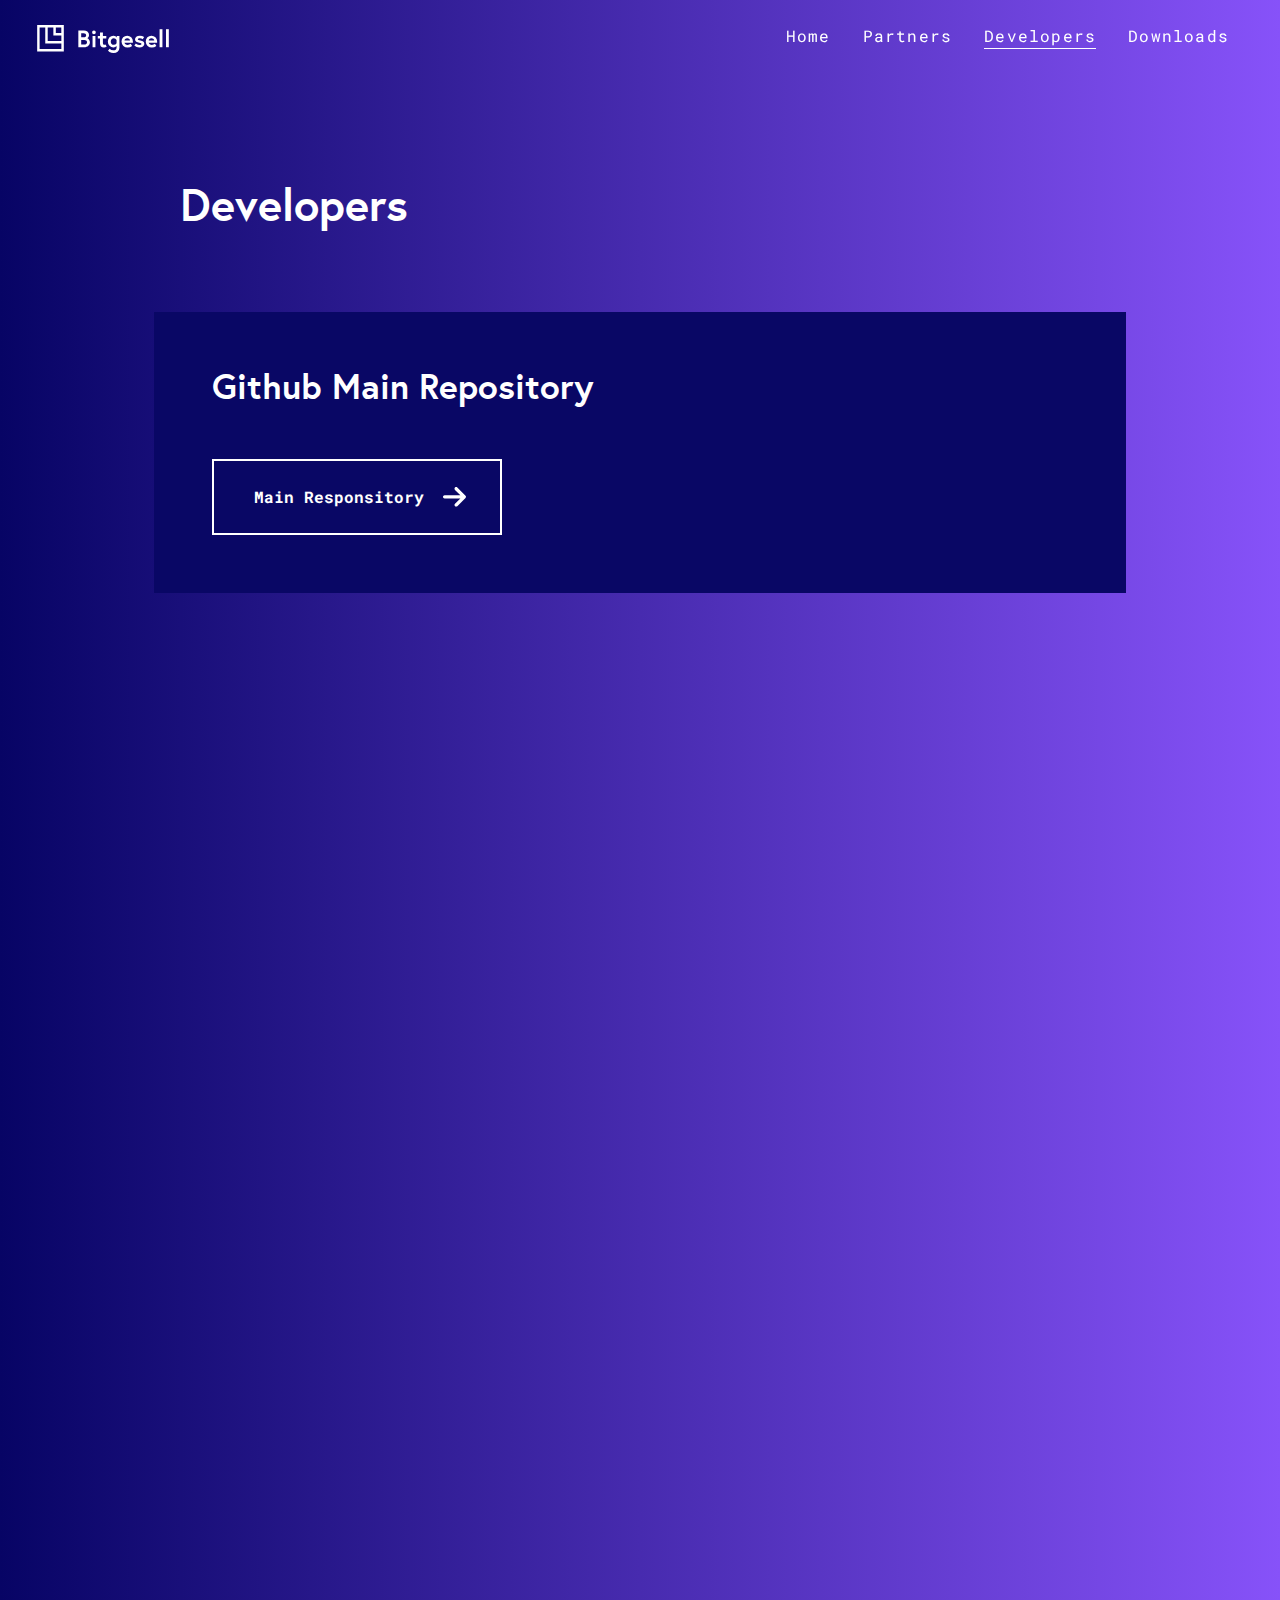
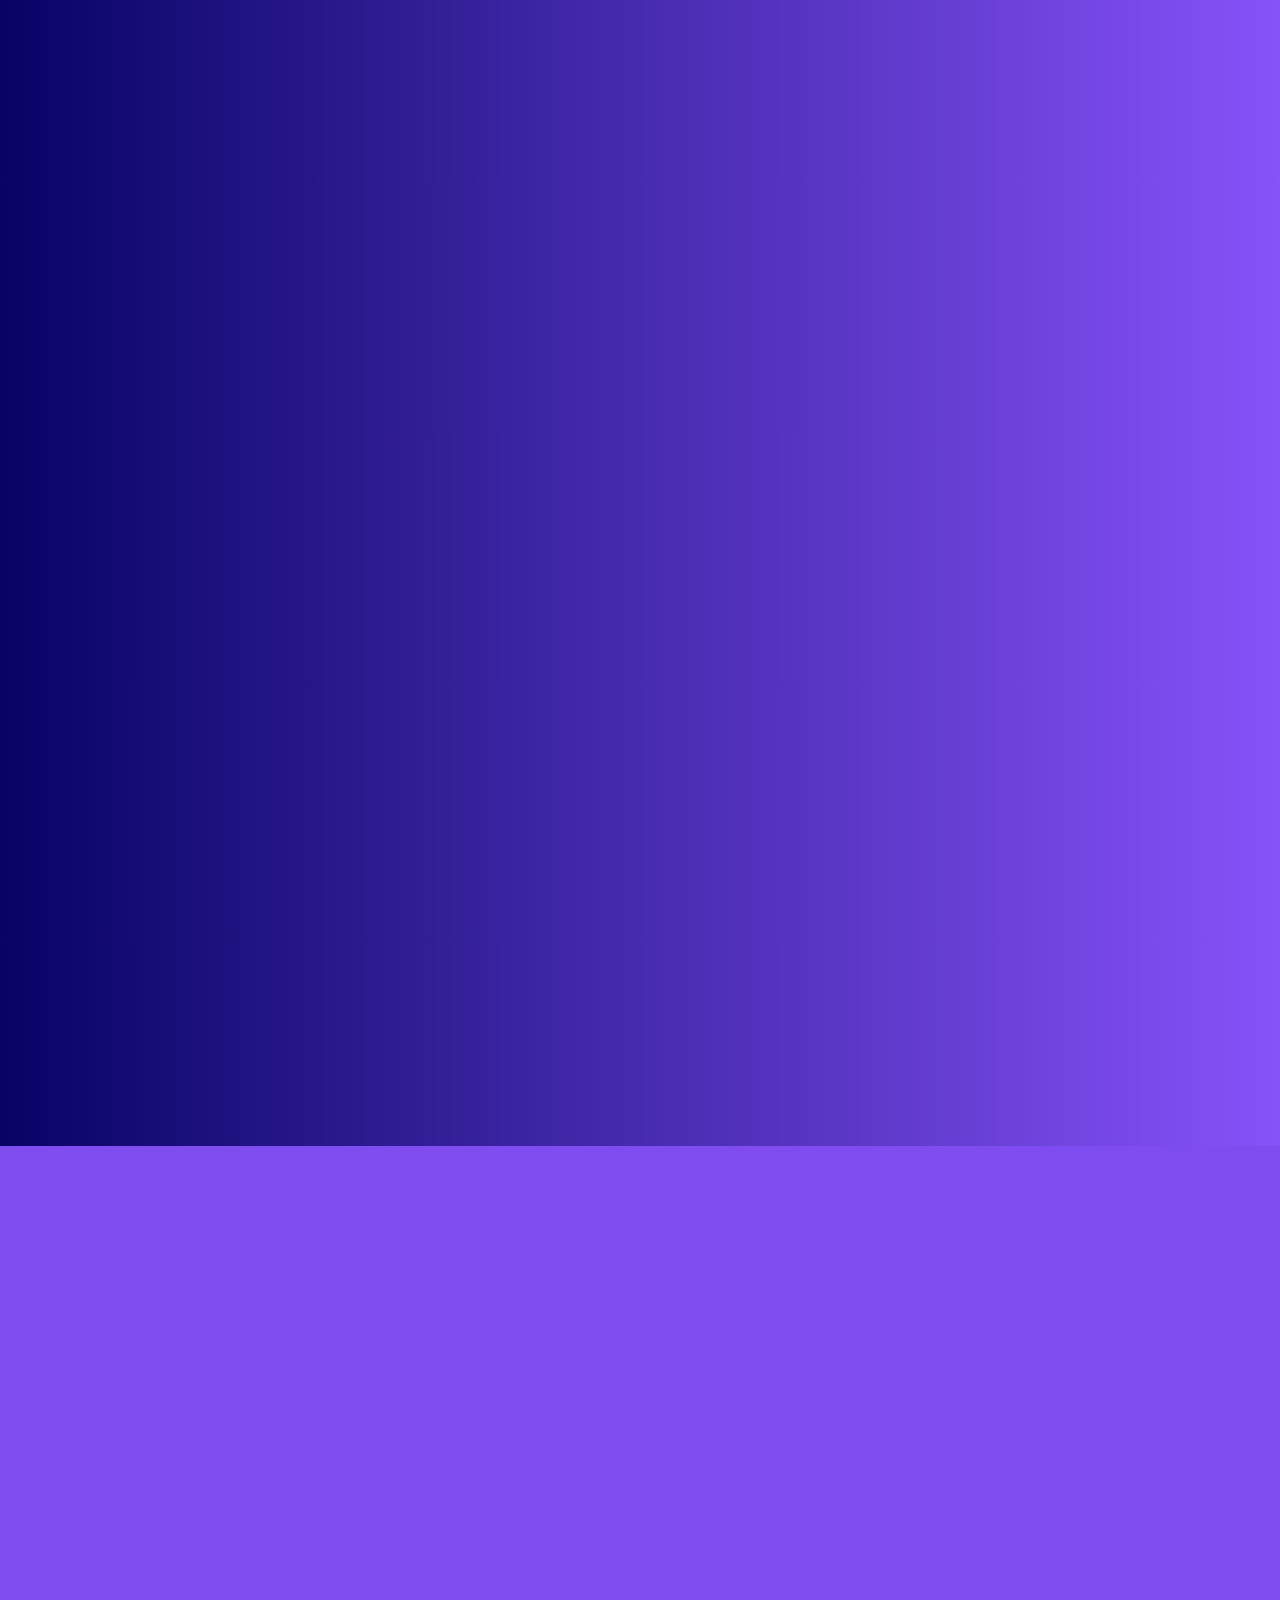
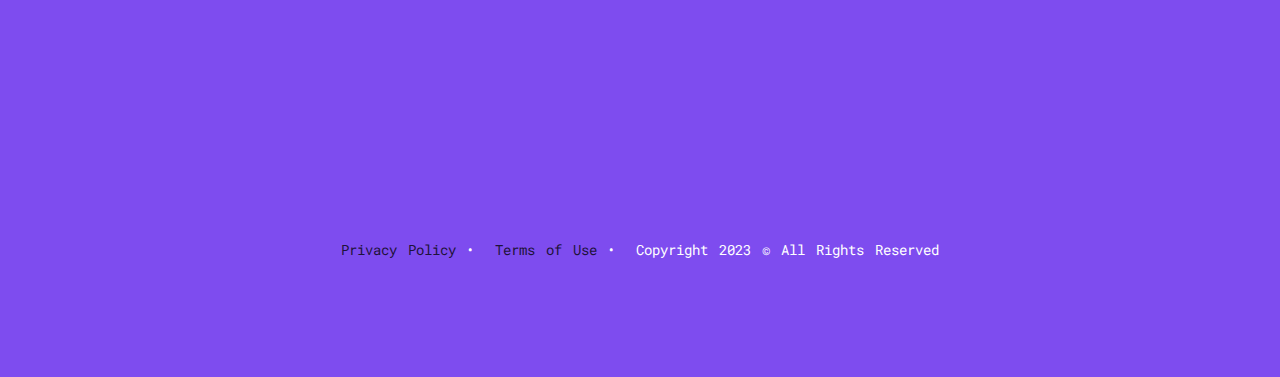
<file: developers.html>
<!DOCTYPE html>
<html lang="en">
	<head>
		<meta charset="UTF-8" />
		<meta name="viewport" content="width=device-width, initial-scale=1.0" />
		<title>Developers - Bitgesell</title>
		<link rel="icon" href="graphics/cropped-icondark.fw_-32x32.png" sizes="32x32" type="image/x-icon" />
		<link rel="icon" href="graphics/cropped-icondark.fw_-192x192.png" sizes="192x192" type="image/x-icon" />
		<link rel="apple-touch-icon" href="graphics/cropped-icondark.fw_-180x180.png" type="image/x-icon" />
		<link rel="stylesheet" href="lib/bootstrap-reboot.min.css" />
		<link rel="stylesheet" href="lib/bootstrap.min.css" />
		<link rel="stylesheet" href="custom.css" />
		<script src="lib/bootstrap.min.js"></script>
		<script src="app.js" defer></script>
	</head>
	<body class="bg-main-color">
		<header>
			<nav class="navbar navbar-expand-xl fixed-top navbar-dark opacity py-3">
				<div class="container-fluid mb-auto">
					<a class="navbar-brand" href="index"><img src="graphics/logo.svg " alt="Logo" /></a>
					<button class="navbar-toggler border-0 shadow-none" type="button" data-bs-toggle="collapse" data-bs-target="#navbarNav" aria-controls="navbarNav" aria-expanded="false" aria-label="Toggle navigation">
						<div class="hamburger"></div>
					</button>
					<div class="collapse navbar-collapse" id="navbarNav">
						<div class="nav-container d-flex flex-column ms-auto">
							<ul class="navbar-nav py-2 text-center">
								<li class="nav-item mx-3">
									<a class="nav-link p-0" href="index">Home</a>
								</li>
								<li class="nav-item mx-3">
									<a class="nav-link p-0" href="partners">Partners</a>
								</li>
								<li class="nav-item mx-3">
									<a class="nav-link active p-0" href="developers">Developers</a>
								</li>
								<li class="nav-item mx-3">
									<a class="nav-link p-0" href="downloads" aria-current="page">Downloads</a>
								</li>
							</ul>
							<div class="nav-social hide container-sm d-flex flex-column pb-5 position-absolute start-50 bottom-0 translate-middle-x">
								<div class="d-flex justify-content-center gap-4 my-4">
									<a class="link-block d-flex justify-content-center align-items-center" href="https://www.facebook.com/Bitgesell" target="_blank"><img src="graphics/facebook-f.svg" alt="Facebook" /></a>
									<a class="link-block d-flex justify-content-center align-items-center" href="https://twitter.com/bitgesell" target="_blank"><img src="graphics/twitter.svg" alt="Twitter" /></a>
									<a class="link-block d-flex justify-content-center align-items-center" href="https://www.facebook.com/Bitgesell" target="_blank"><img src="graphics/telegram.svg" alt="Telegram" /></a>
								</div>
								<div class="d-flex justify-content-center gap-4">
									<a class="link-block d-flex justify-content-center align-items-center" href="https://bitgesell.medium.com" target="_blank"><img src="graphics/medium.svg" alt="Medium" /></a>
									<a class="link-block d-flex justify-content-center align-items-center" href=<img src="graphics/discord.svg" alt="Discord" /></a>
									<a class="link-block d-flex justify-content-center align-items-center" href="https://www.reddit.com/user/bitgesell/" target="_blank"><img src="graphics/reddit-alien.svg" alt="Reddit" /></a>
								</div>
							</div>
						</div>
					</div>
				</div>
			</nav>
		</header>
		<main class="w100 white-color pt-5">
			<h1 class="fw-semibold inter transition-anim">Developers</h1>
			<div class="main-block transition-anim">
				<h3 class="fw-semibold inter">Github Main Repository</h3>
				<a class="btn mt-5" href="https://github.com/BitgesellOfficial/bitgesell" target="_blank"> Main Responsitory <img class="btn-icon" src="graphics/arrow-right-solid.svg" alt="Arrow" /></a>
			</div>
			<div class="main-block py-5 mt-5 transition-anim">
				<h3 class="fw-semibold inter">Python pybgl Library</h3>
				<a class="btn mt-5 me-4" target="_blank" href="https://github.com/bitaps-com/pybgl"> Source Code <img class="btn-icon" src="graphics/arrow-right-solid.svg" alt="Arrow" /></a>
				<a class="btn mt-5" target="_blank" href="https://pybgl.readthedocs.io/"> Documentation <img class="btn-icon" src="graphics/arrow-right-solid.svg" alt="Arrow" /></a>
				<p class="mt-5">Based on pybtc library. Current version is 3.0</p>
				<h4 class="fs-5 fw-semibold mt-4">Feature Support</h4>
				<ul class="mt-3">
					<li class="mt-2">Basic functions</li>
					<li class="mt-2"> Supports addresses types PUBKEY, P2PKH, P2SH, P2SH-PWPKH, P2WPKH, P2WSH. </li>
					<li class="mt-2"> Supports BIP32(Hierarchical Deterministic Wallets), BIP39(Mnemonic code generation) </li>
					<li class="mt-2">Supports BIP141(Segregated Witness)</li>
					<li class="mt-2">Transaction constructor</li>
				</ul>
				<h4 class="fs-5 fw-semibold mt-5 opacity-anim">Installation</h4>
				<code class="code opacity-anim"> $ git clone https://github.com/bitaps-com/pybgl <br /> $ cd pybgl <br /> $ python3 setup.py install </code>
			</div>
			<div class="main-block py-5 mt-5 transition-anim">
				<h3 class="fw-semibold inter">Javascript jsbgl Library</h3>
				<a class="btn mt-5 me-4" target="_blank" href="https://github.com/bitaps-com/jsbgl"> Source Code <img class="btn-icon" src="graphics/arrow-right-solid.svg" alt="Arrow" /></a>
				<a class="btn mt-5" target="_blank" href="https://jsbgl.readthedocs.io/"> Documentation <img class="btn-icon" src="graphics/arrow-right-solid.svg" alt="Arrow" /></a>
				<p class="mt-5"> Crypto secp256k1 + wasm. Implemented: bip32, bip39, bip44, bip49, bip84, bip141. NIST random generation tests on the fly for entropy. Shamir’s secret sharing for mnemonic. </p>
				<div class="d-flex flex-wrap">
					<div class="flex-wrap-block">
						<h4 class="fs-5 fw-semibold mt-5 opacity-anim">Build</h4>
						<code class="code opacity-anim"> npm install jsbgl.js <br /> npm run build:wasm:prebuild <br /> npm run build:wasm <br /> npm run build <br /> npm run build:web </code>
					</div>
					<div class="flex-wrap-block">
						<h4 class="fs-5 fw-semibold mt-5 opacity-anim">Use in Browser</h4>
						<code class="code opacity-anim"> &#60;script src="jsbgl.web.min.js"&#62;&#60;/script&#62; <br /> &#60;script&#62; ... <br /> // inside async function <br /> var jsbgl = await jsbgl.asyncInit(); <br /> ... &#60;/script&#62; </code>
					</div>
				</div>
			</div>
			<div class="main-block py-5 mt-5 transition-anim">
				<h3 class="fw-semibold inter">BGLAPI Server</h3>
				<a class="btn mt-5 me-4" target="_blank" href="https://github.com/bitaps-com/bglapiserver"> Source Code <img class="btn-icon" src="graphics/arrow-right-solid.svg" alt="Arrow" /></a>
				<a class="btn mt-5" target="_blank" href="https://github.com/bitaps-com/bglapiserver/tree/master/api"> Documentation <img class="btn-icon" src="graphics/arrow-right-solid.svg" alt="Arrow" /></a>
				<p class="mt-5">BGLAPI Server is based on BTCAPI Server.</p>
				<p class="mt-3"> BGLAPI Server is a server platform for working with Bitgesell blockchain and the network. This project is free and open source and can be used to build various services, both non-commercial and commercial, without any legal restrictions. </p>
				<p class="mt-3"> BGLAPI can be used as a backend for wallets, block explorers, payment processing and analytical platforms. </p>
				<p class="mt-3"> You can run BGLAPI as a self-hosted solution, or use a third-party public host. </p>
			</div>
		</main>
		<footer class="w-100 white-color pt-5 pb-5">
			<div class="container-fluid py-5 text-center">
				<div class="footer-logo mx-auto transition-anim">
					<svg viewBox="0 0 72.26 72"><g><path d="M72.26,72H0V0H72.26ZM21.92,6.65H6.65v58.7h59V50.2H21.92V6.65m43.69,36.9V28.45H43.92V6.65H28.58m0,0v36.9h37m-15-36.9V21.8H65.47V6.65Z" style="fill: #fff"></path></g></svg>
				</div>
				<h2 class="title mt-5 mx-auto inter fw-semibold transition-anim"> It’s Only The Beginning </h2>
				<p class="paragraph mx-auto mt-5 transition-anim"> One of the essential functions of money is that it constitutes a means for saving and securing the fortune of people, since it guarantees immediate cash flow. Cryptocurrency is the new generation of organizational form for solving this issue. Bitgesell – Future of Bitcoin and True store of value. </p>
				<script src="https://crypto.com/price/static/widget/index.js"></script>
				<div id="crypto-widget-CoinList" data-theme="dark" data-design="modern" data-coins="bitgesell" class="mx-auto"></div>
				<div class="w-75 mx-auto d-flex justify-content-center align-items-center flex-wrap gap-4 mt-5 transition-anim">
					<a class="link-block d-flex justify-content-center align-items-center" href="https://discord.com/invite/Ubp359vZEF" target="_blank"><img src="graphics/discord.svg" alt="Discord" /></a>
					<a class="link-block d-flex justify-content-center align-items-center" href="https://twitter.com/bitgesell" target="_blank"><img src="graphics/twitter.svg" alt="Twitter" /></a>
					<a class="link-block d-flex justify-content-center align-items-center" href="https://bitcointalk.org/index.php?topic=5238559.0" target="_blank"><img src="graphics/link-solid.svg" alt="Link" /></a>
					<a class="link-block d-flex justify-content-center align-items-center" href="https://github.com/bitgesellofficial" target="_blank"><img src="graphics/link-solid.svg" alt="Link" /></a>
					<a class="link-block d-flex justify-content-center align-items-center" href="https://bitgesell.medium.com" target="_blank"><img src="graphics/medium.svg" alt="Medium" /></a>
				</div>
				<p class="footer-copyright mt-5">
					<a href="privacy-policy"><span class="copyright-link">Privacy Policy</span></a>
					<a href="terms-of-use"><span class="copyright-link">Terms of Use</span></a>
					<span>Copyright 2023 © All Rights Reserved</span>
				</p>
			</div>
		</footer>
	</body>
</html>
</file>
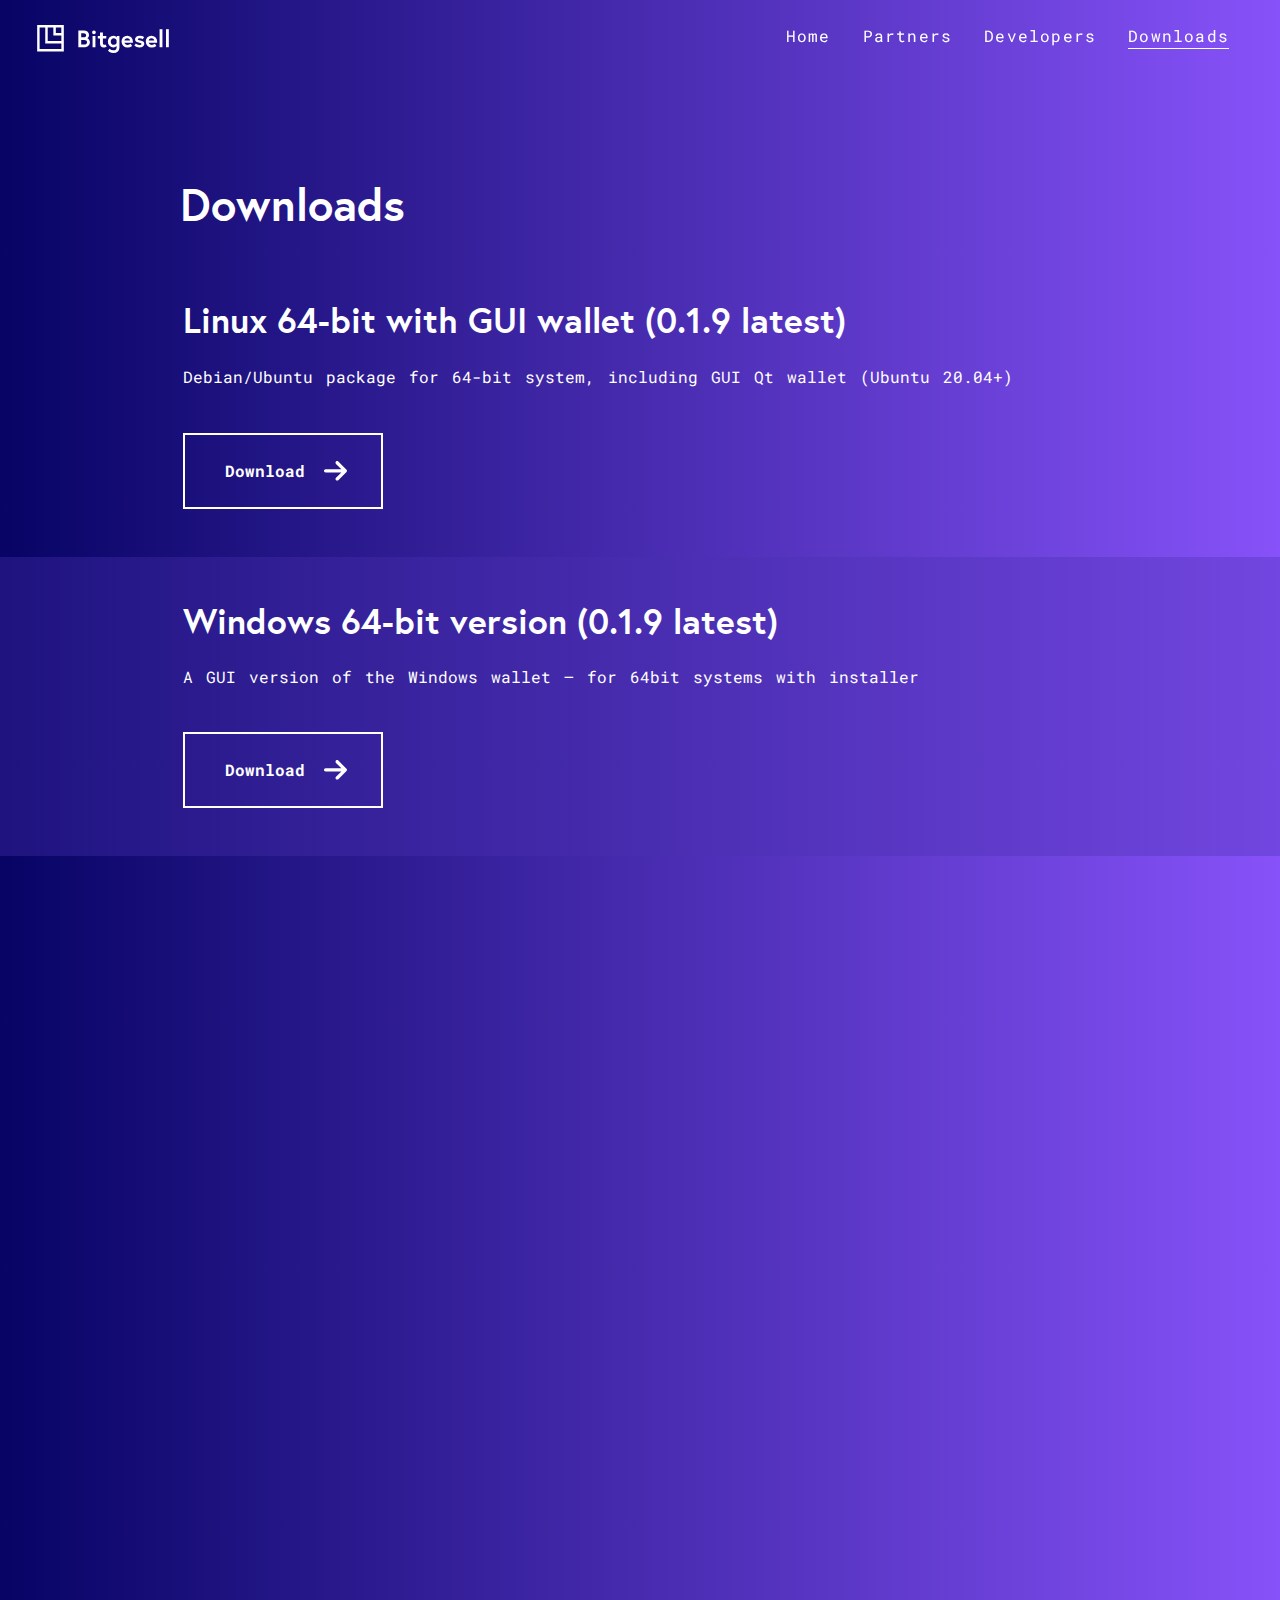
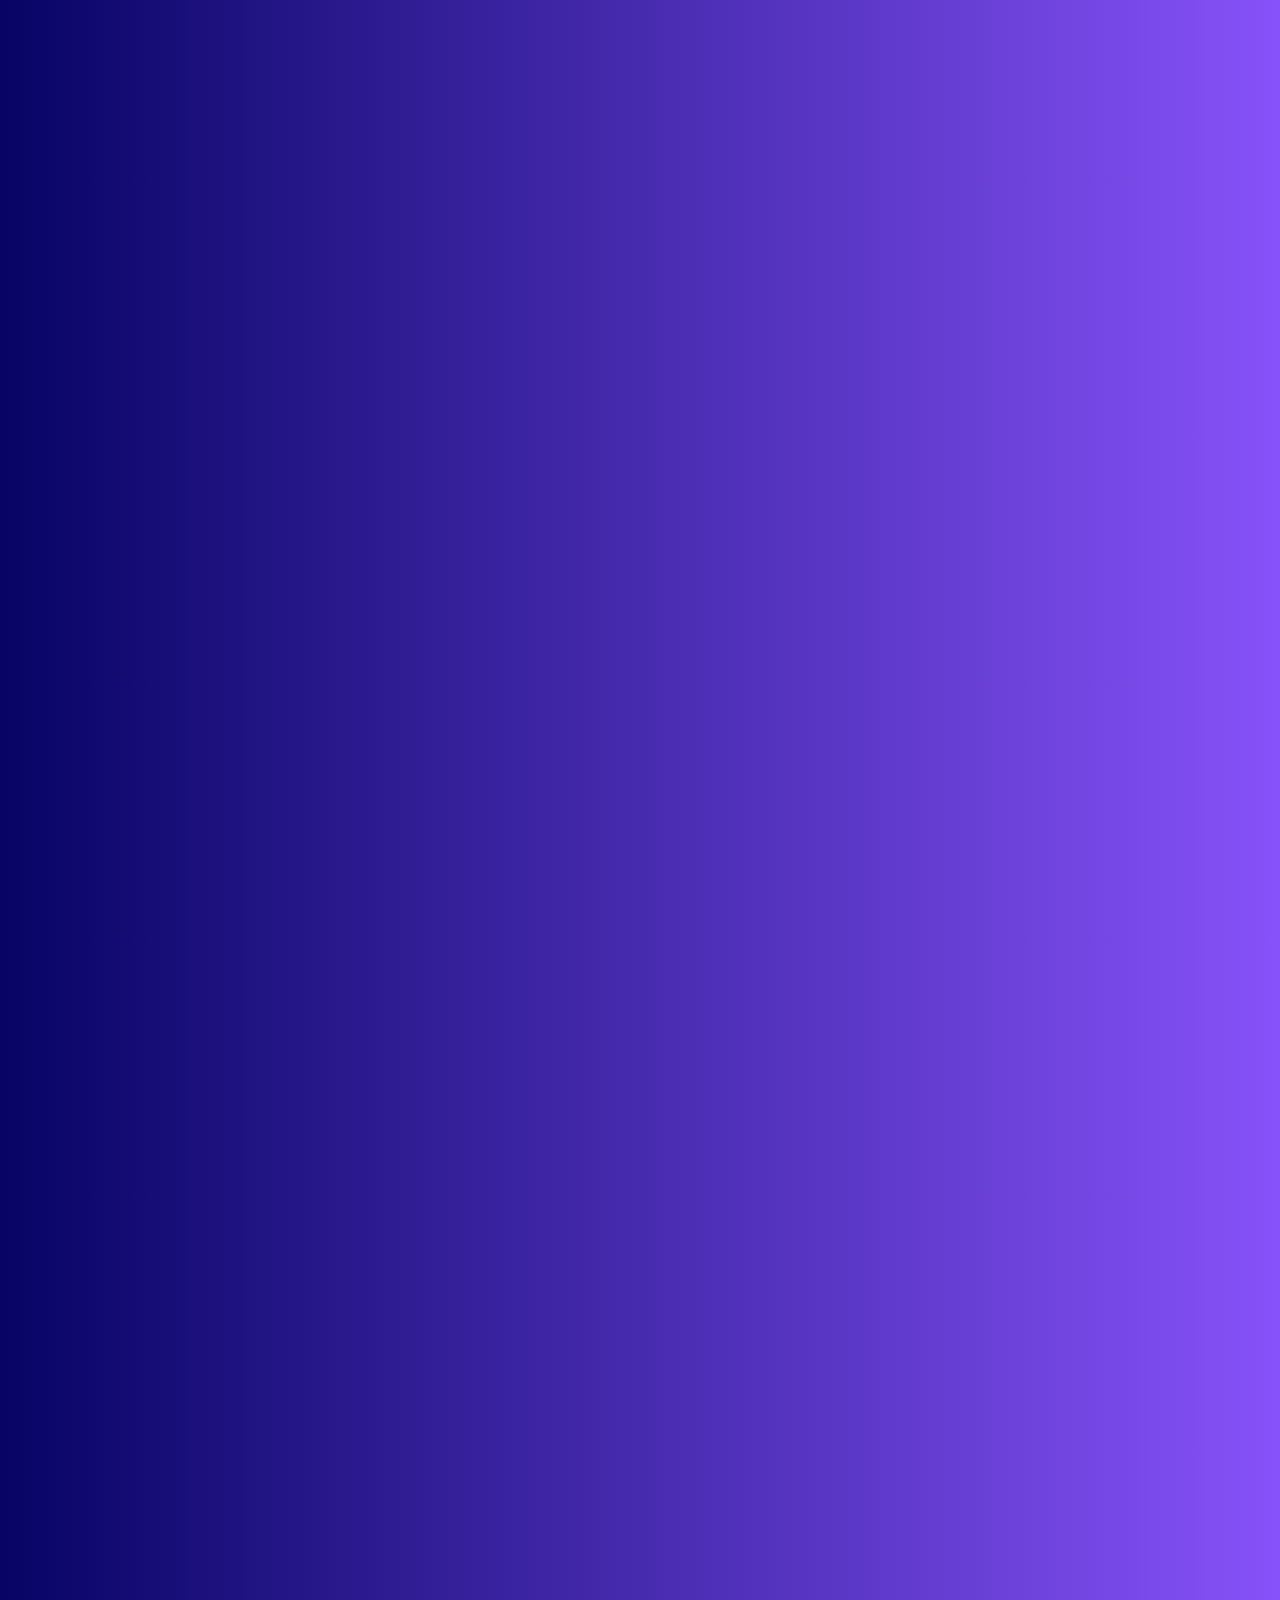
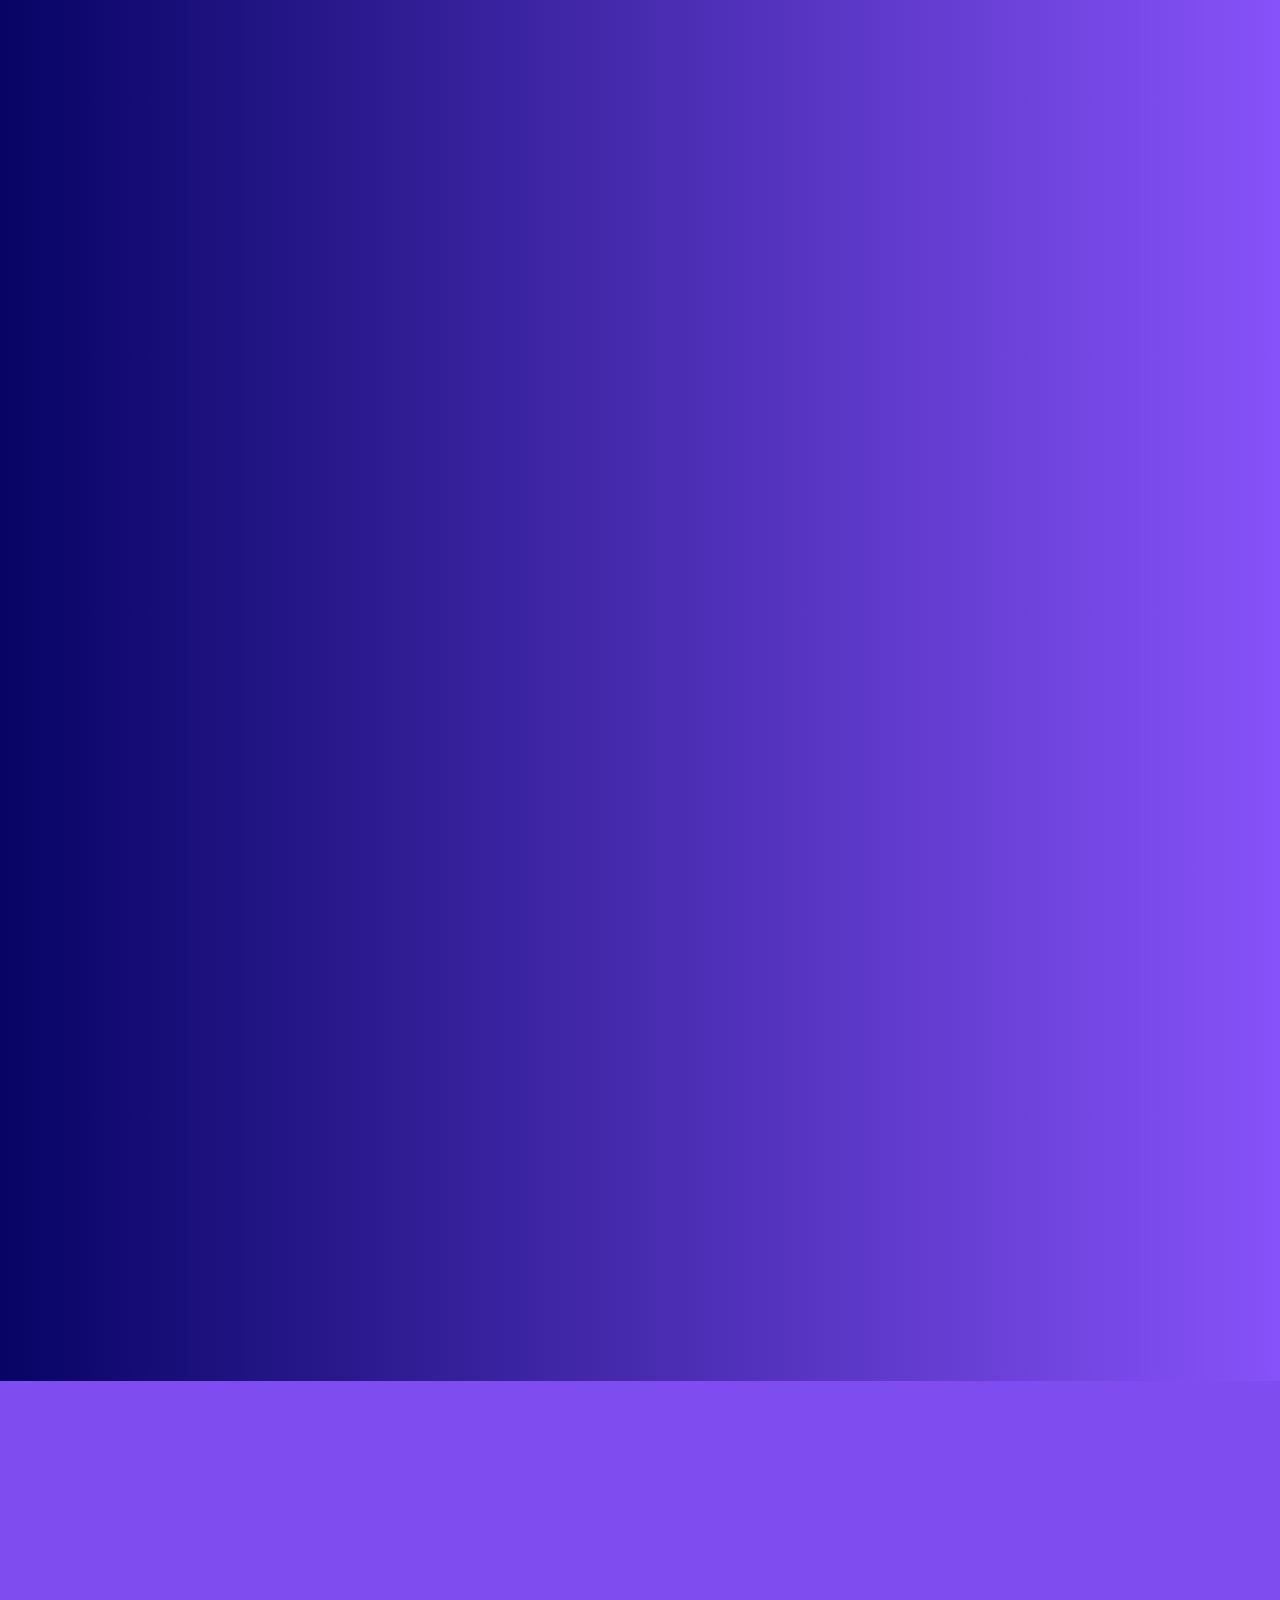
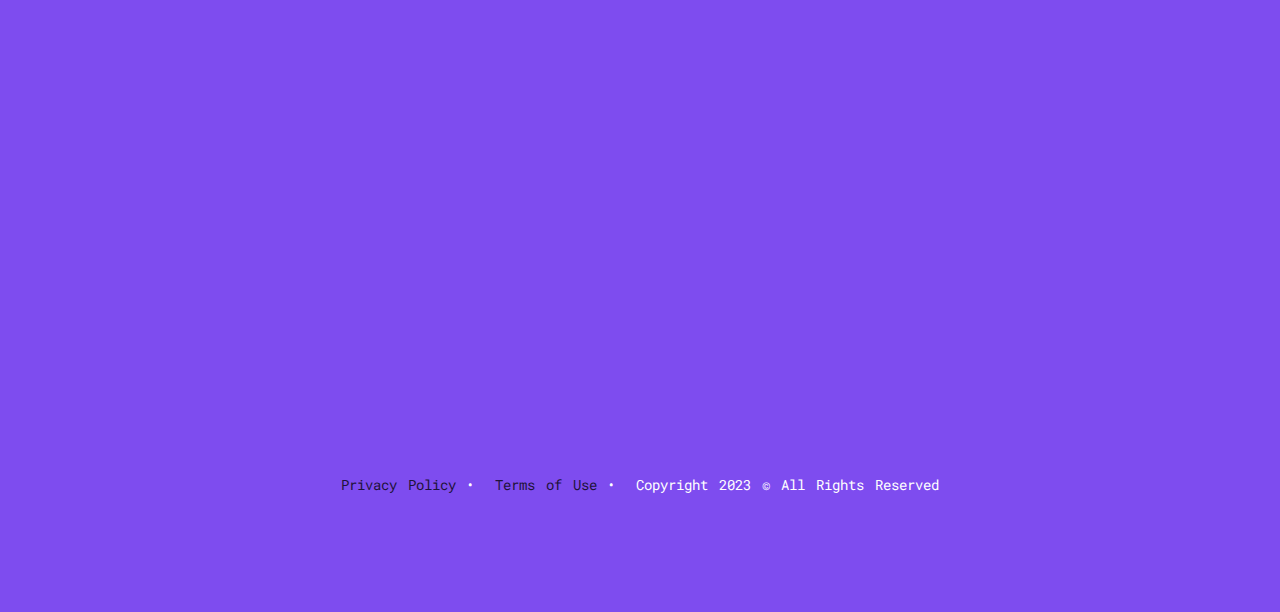
<file: downloads.html>
<!DOCTYPE html>
<html lang="en">
	<head>
		<meta charset="UTF-8" />
		<meta name="viewport" content="width=device-width, initial-scale=1.0" />
		<title>Downloads - Bitgesell</title>
		<link rel="icon" href="graphics/cropped-icondark.fw_-32x32.png" sizes="32x32" type="image/x-icon" />
		<link rel="icon" href="graphics/cropped-icondark.fw_-192x192.png" sizes="192x192" type="image/x-icon" />
		<link rel="apple-touch-icon" href="graphics/cropped-icondark.fw_-180x180.png" type="image/x-icon" />
		<link rel="stylesheet" href="lib/bootstrap-reboot.min.css" />
		<link rel="stylesheet" href="lib/bootstrap.min.css" />
		<link rel="stylesheet" href="custom.css" />
		<script src="lib/bootstrap.min.js"></script>
		<script src="app.js" defer></script>
	</head>
	<body class="bg-main-color">
		<header>
			<nav class="navbar navbar-expand-xl fixed-top navbar-dark opacity py-3">
				<div class="container-fluid mb-auto">
					<a class="navbar-brand" href="index"><img src="graphics/logo.svg " alt="Logo" /></a>
					<button class="navbar-toggler border-0 shadow-none" type="button" data-bs-toggle="collapse" data-bs-target="#navbarNav" aria-controls="navbarNav" aria-expanded="false" aria-label="Toggle navigation">
						<div class="hamburger"></div>
					</button>
					<div class="collapse navbar-collapse" id="navbarNav">
						<div class="nav-container d-flex flex-column ms-auto">
							<ul class="navbar-nav py-2 text-center">
								<li class="nav-item mx-3">
									<a class="nav-link p-0" href="index">Home</a>
								</li>
								<li class="nav-item mx-3">
									<a class="nav-link p-0" href="partners">Partners</a>
								</li>
								<li class="nav-item mx-3">
									<a class="nav-link p-0" href="developers">Developers</a>
								</li>
								<li class="nav-item mx-3">
									<a class="nav-link active p-0" href="downloads" aria-current="page">Downloads</a>
								</li>
							</ul>
							<div class="nav-social hide container-sm d-flex flex-column pb-5 position-absolute start-50 bottom-0 translate-middle-x">
								<div class="d-flex justify-content-center gap-4 my-4">
									<a class="link-block d-flex justify-content-center align-items-center" href="https://www.facebook.com/Bitgesell" target="_blank"><img src="graphics/facebook-f.svg" alt="Facebook" /></a>
									<a class="link-block d-flex justify-content-center align-items-center" href="https://twitter.com/bitgesell" target="_blank"><img src="graphics/twitter.svg" alt="Twitter" /></a>
									<a class="link-block d-flex justify-content-center align-items-center" href="https://www.facebook.com/Bitgesell" target="_blank"><img src="graphics/telegram.svg" alt="Telegram" /></a>
								</div>
								<div class="d-flex justify-content-center gap-4">
									<a class="link-block d-flex justify-content-center align-items-center" href="https://bitgesell.medium.com" target="_blank"><img src="graphics/medium.svg" alt="Medium" /></a>
									<a class="link-block d-flex justify-content-center align-items-center" href="https://discord.com/invite/Ubp359vZEF" target="_blank"><img src="graphics/discord.svg" alt="Discord" /></a>
									<a class="link-block d-flex justify-content-center align-items-center" href="https://www.reddit.com/user/bitgesell/" target="_blank"><img src="graphics/reddit-alien.svg" alt="Reddit" /></a>
								</div>
							</div>
						</div>
					</div>
				</div>
			</nav>
		</header>
		<main class="w100 white-color pt-5">
			<h1 class="fw-semibold inter transition-anim">Downloads</h1>
			<div class="download-block mt-4 py-5 transition-anim">
				<h3 class="fw-semibold inter"> Linux 64-bit with GUI wallet (0.1.9 latest) </h3>
				<p class="mt-4 lh-lg"> Debian/Ubuntu package for 64-bit system, including GUI Qt wallet (Ubuntu 20.04+) </p>
				<a class="btn mt-4" href="https://github.com/BitgesellOfficial/bitgesell/releases/download/0.1.9/bitgesell_0.1.9_amd64.deb" download> Download <img class="btn-icon" src="graphics/arrow-right-solid.svg" alt="Arrow" /></a>
			</div>
			<div class="download-block py-5 transition-anim">
				<h3 class="fw-semibold inter">Windows 64-bit version (0.1.9 latest)</h3>
				<p class="mt-4"> A GUI version of the Windows wallet – for 64bit systems with installer </p>
				<a class="btn mt-4" href="https://github.com/BitgesellOfficial/bitgesell/releases/download/0.1.9/bitgesell-qt_0.1.9_amd64.deb" download> Download <img class="btn-icon" src="graphics/arrow-right-solid.svg" alt="Arrow" /></a>
			</div>
			<div class="download-block py-5 transition-anim">
				<h3 class="fw-semibold inter">MacOS X 64-bit version (0.1.9 latest)</h3>
				<p class="mt-4"> A Qt version of the MacOS X wallet – for 64-bit systems </p>
				<a class="btn mt-4" href="https://github.com/BitgesellOfficial/bitgesell/releases/download/0.1.9/BGL-0.1.9.0-win64-setup.exe" download> Download <img class="btn-icon" src="graphics/arrow-right-solid.svg" alt="Arrow" /></a>
			</div>
			<div class="download-block py-5 transition-anim">
				<h3 class="fw-semibold inter">BGL Mini Brand-book</h3>
				<p class="mt-4"> Is welcome to use for BGL-related publications, press-releases, etc. </p>
				<a class="btn mt-4" href="https://github.com/BitgesellOfficial/bitgesell/releases/download/0.1.9/BGL-Core.dmg" download> Download <img class="btn-icon" src="graphics/arrow-right-solid.svg" alt="Arrow" /></a>
			</div>
			<div class="download-block py-5 transition-anim">
				<h3 class="fw-semibold inter">BGL Logo & Website assets</h3>
				<p class="mt-4"> BGL Logo in SVG and PNG formats, and some graphics used on website in SVG format </p>
				<a class="btn mt-4" href="https://bitgesell.ca/wp-content/uploads/2022/03/BGL_minibrandbook.pdf" download> Download <img class="btn-icon" src="graphics/arrow-right-solid.svg" alt="Arrow" /></a>
			</div>
			<div class="main-block py-5 transition-anim">
				<h3 class="fw-semibold inter">Previous versions</h3>
			</div>
			<div class="download-block py-5 transition-anim">
				<h3 class="fw-semibold inter">Linux 64-bit console (0.1.9 latest)</h3>
				<p class="mt-4"> Debian/Ubuntu package for 64-bit system, console only, for node operators </p>
				<a class="btn mt-4" href="https://github.com/BitgesellOfficial/bitgesell/releases/download/0.1.8/bitgesell-qt_0.1.8_amd64.deb" download> Download <img class="btn-icon" src="graphics/arrow-right-solid.svg" alt="Arrow" /></a>
			</div>
			<div class="download-block py-5 transition-anim">
				<h3 class="fw-semibold inter"> Linux 64-bit with GUI wallet (0.1.8 prev. stable) </h3>
				<p class="mt-4"> Debian/Ubuntu package for 64-bit system, including GUI Qt wallet </p>
				<a class="btn mt-4" href="https://github.com/BitgesellOfficial/bitgesell/releases/download/0.1.8/bitgesell-qt_0.1.8_amd64.deb" download> Download <img class="btn-icon" src="graphics/arrow-right-solid.svg" alt="Arrow" /></a>
			</div>
			<div class="download-block py-5 transition-anim">
				<h3 class="fw-semibold inter"> Linux 64-bit console (0.1.8 prev. stable) </h3>
				<p class="mt-4"> Debian/Ubuntu package for 64-bit system, console only, for node operators </p>
				<a class="btn mt-4" href="https://github.com/BitgesellOfficial/bitgesell/releases/download/0.1.8/bitgesell_0.1.8_amd64.deb" download> Download <img class="btn-icon" src="graphics/arrow-right-solid.svg" alt="Arrow" /></a>
			</div>
			<div class="download-block py-5 transition-anim">
				<h3 class="fw-semibold inter"> Windows 64-bit version (0.1.8 prev. stable) </h3>
				<p class="mt-4"> A GUI version of the Windows wallet – for 64bit systems with installer </p>
				<a class="btn mt-4" href="https://github.com/BitgesellOfficial/bitgesell/releases/download/0.1.8/BGL-0.1.8.0-win64-setup.exe" download> Download <img class="btn-icon" src="graphics/arrow-right-solid.svg" alt="Arrow" /></a>
			</div>
			<div class="download-block py-5 transition-anim">
				<h3 class="fw-semibold inter"> MacOS X 64-bit version (0.1.8 prev. stable) </h3>
				<p class="mt-4"> A Qt version of the MacOS X wallet – for 64-bit systems </p>
				<a class="btn mt-4" href="https://github.com/BitgesellOfficial/bitgesell/releases/download/0.1.8/BGL-0.1.8.dmg" download> Download <img class="btn-icon" src="graphics/arrow-right-solid.svg" alt="Arrow" /></a>
			</div>
			<div class="download-block py-5 transition-anim">
				<h3 class="fw-semibold inter">Linux 64-bit with GUI wallet (0.1.7)</h3>
				<p class="mt-4"> Debian/Ubuntu package for 64-bit system, including GUI Qt wallet </p>
				<a class="btn mt-4" href="https://github.com/BitgesellOfficial/bitgesell/releases/download/0.1.7/bitgesell-qt_0.1.7_amd64.deb" download> Download <img class="btn-icon" src="graphics/arrow-right-solid.svg" alt="Arrow" /></a>
			</div>
			<div class="download-block py-5 transition-anim">
				<h3 class="fw-semibold inter">Linux 64-bit console (0.1.7)</h3>
				<p class="mt-4"> Debian/Ubuntu package for 64-bit system, console only, for node operators </p>
				<a class="btn mt-4" href="https://github.com/BitgesellOfficial/bitgesell/releases/download/0.1.7/bitgesell_0.1.7_amd64.deb" download> Download <img class="btn-icon" src="graphics/arrow-right-solid.svg" alt="Arrow" /></a>
			</div>
			<div class="download-block py-5 transition-anim">
				<h3 class="fw-semibold inter">Windows 64-bit version (0.1.7)</h3>
				<p class="mt-4"> A GUI version of the Windows wallet – for 64bits systems with installer </p>
				<a class="btn mt-4" href="https://github.com/BitgesellOfficial/bitgesell/releases/download/0.1.7/BGL-0.1.7.0-win64-setup.exe" download> Download <img class="btn-icon" src="graphics/arrow-right-solid.svg" alt="Arrow" /></a>
			</div>
			<div class="download-block py-5 transition-anim">
				<h3 class="fw-semibold inter">MacOS X 64-bit version (0.1.7)</h3>
				<p class="mt-4"> A Qt version of the MacOS X wallet – for 64-bit systems </p>
				<a class="btn mt-4" href="https://github.com/BitgesellOfficial/bitgesell/releases/download/0.1.7/BGL-Qt_0.1.7.dmg" download> Download <img class="btn-icon" src="graphics/arrow-right-solid.svg" alt="Arrow" /></a>
			</div>
		</main>
		<footer class="w-100 white-color pt-5 pb-5">
			<div class="container-fluid py-5 text-center">
				<div class="footer-logo mx-auto transition-anim">
					<svg viewBox="0 0 72.26 72"><g><path d="M72.26,72H0V0H72.26ZM21.92,6.65H6.65v58.7h59V50.2H21.92V6.65m43.69,36.9V28.45H43.92V6.65H28.58m0,0v36.9h37m-15-36.9V21.8H65.47V6.65Z" style="fill: #fff"></path></g></svg>
				</div>
				<h2 class="title mt-5 mx-auto inter fw-semibold transition-anim"> It’s Only The Beginning </h2>
				<p class="paragraph mx-auto mt-5 transition-anim"> One of the essential functions of money is that it constitutes a means for saving and securing the fortune of people, since it guarantees immediate cash flow. Cryptocurrency is the new generation of organizational form for solving this issue. Bitgesell – Future of Bitcoin and True store of value. </p>
				<script src="https://crypto.com/price/static/widget/index.js"></script>
				<div id="crypto-widget-CoinList" data-theme="dark" data-design="modern" data-coins="bitgesell" class="mx-auto"></div>
				<div class="w-75 mx-auto d-flex justify-content-center align-items-center flex-wrap gap-4 mt-5 transition-anim">
					<a class="link-block d-flex justify-content-center align-items-center" href="https://discord.com/invite/Ubp359vZEF" target="_blank"><img src="graphics/discord.svg" alt="Discord" /></a>
					<a class="link-block d-flex justify-content-center align-items-center" href="https://twitter.com/bitgesell" target="_blank"><img src="graphics/twitter.svg" alt="Twitter" /></a>
					<a class="link-block d-flex justify-content-center align-items-center" href="https://bitcointalk.org/index.php?topic=5238559.0" target="_blank"><img src="graphics/link-solid.svg" alt="Link" /></a>
					<a class="link-block d-flex justify-content-center align-items-center" href="https://github.com/bitgesellofficial" target="_blank"><img src="graphics/link-solid.svg" alt="Link" /></a>
					<a class="link-block d-flex justify-content-center align-items-center" href="https://bitgesell.medium.com" target="_blank"><img src="graphics/medium.svg" alt="Medium" /></a>
				</div>
				<p class="footer-copyright mt-5">
					<a href="privacy-policy"><span class="copyright-link">Privacy Policy</span></a>
					<a href="terms-of-use"><span class="copyright-link">Terms of Use</span></a>
					<span>Copyright 2023 © All Rights Reserved</span>
				</p>
			</div>
		</footer>
	</body>
</html>
</file>
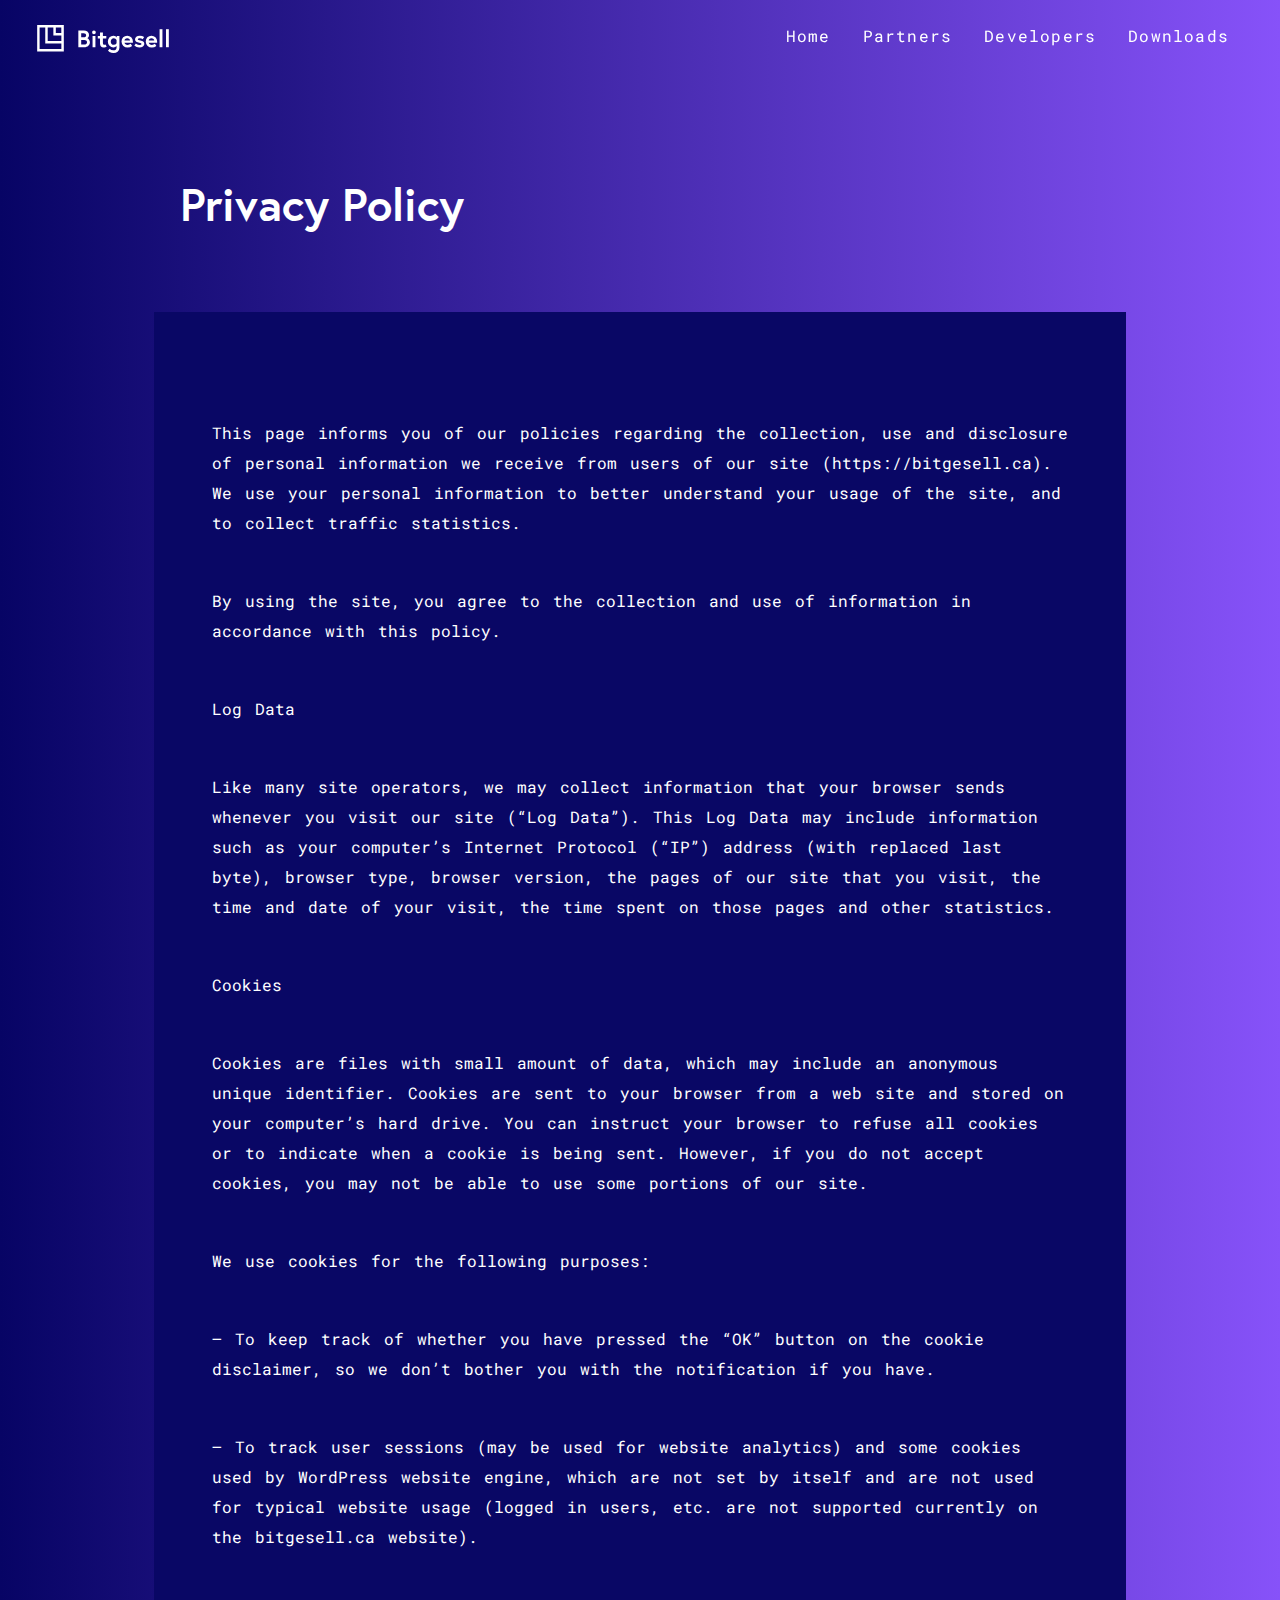
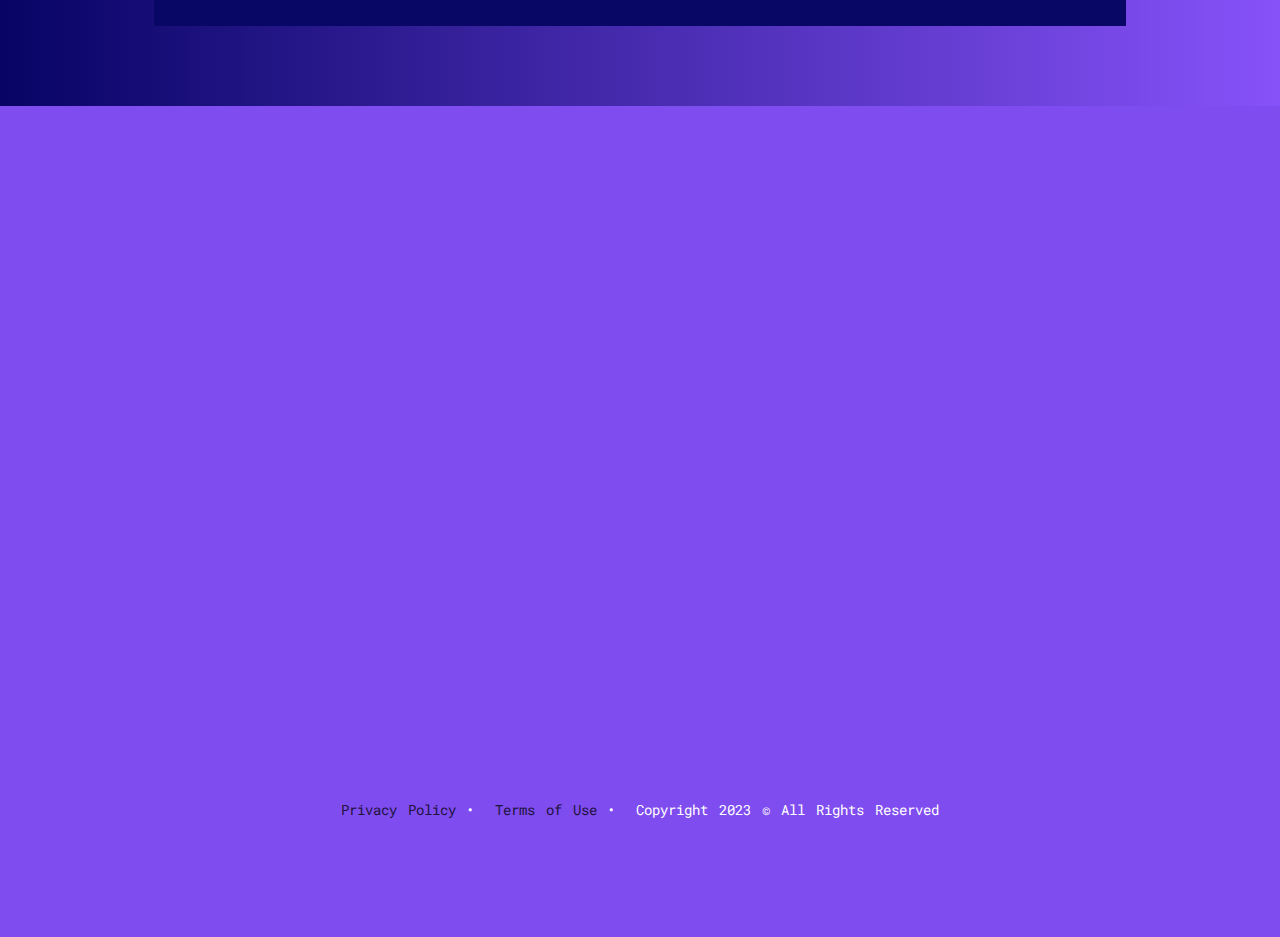
<file: privacy-policy.html>
<!DOCTYPE html>
<html lang="en">
	<head>
		<meta charset="UTF-8" />
		<meta name="viewport" content="width=device-width, initial-scale=1.0" />
		<title>Privacy Policy - Bitgesell</title>
		<link rel="icon" href="graphics/cropped-icondark.fw_-32x32.png" sizes="32x32" type="image/x-icon" />
		<link rel="icon" href="graphics/cropped-icondark.fw_-192x192.png" sizes="192x192" type="image/x-icon" />
		<link rel="apple-touch-icon" href="graphics/cropped-icondark.fw_-180x180.png" type="image/x-icon" />
		<link rel="stylesheet" href="lib/bootstrap-reboot.min.css" />
		<link rel="stylesheet" href="lib/bootstrap.min.css" />
		<link rel="stylesheet" href="custom.css" />
		<script src="lib/bootstrap.min.js"></script>
		<script src="app.js" defer></script>
	</head>
	<body class="bg-main-color">
		<header>
			<nav class="navbar navbar-expand-xl fixed-top navbar-dark opacity py-3">
				<div class="container-fluid mb-auto">
					<a class="navbar-brand" href="index"><img src="graphics/logo.svg " alt="Logo" /></a>
					<button class="navbar-toggler border-0 shadow-none" type="button" data-bs-toggle="collapse" data-bs-target="#navbarNav" aria-controls="navbarNav" aria-expanded="false" aria-label="Toggle navigation">
						<div class="hamburger"></div>
					</button>
					<div class="collapse navbar-collapse" id="navbarNav">
						<div class="nav-container d-flex flex-column ms-auto">
							<ul class="navbar-nav py-2 text-center">
								<li class="nav-item mx-3">
									<a class="nav-link p-0" href="index">Home</a>
								</li>
								<li class="nav-item mx-3">
									<a class="nav-link p-0" href="partners">Partners</a>
								</li>
								<li class="nav-item mx-3">
									<a class="nav-link p-0" href="developers">Developers</a>
								</li>
								<li class="nav-item mx-3">
									<a class="nav-link p-0" href="downloads" aria-current="page">Downloads</a>
								</li>
							</ul>
							<div class="nav-social hide container-sm d-flex flex-column pb-5 position-absolute start-50 bottom-0 translate-middle-x">
								<div class="d-flex justify-content-center gap-4 my-4">
									<a class="link-block d-flex justify-content-center align-items-center" href="https://www.facebook.com/Bitgesell" target="_blank"><img src="graphics/facebook-f.svg" alt="Facebook" /></a>
									<a class="link-block d-flex justify-content-center align-items-center" href="https://twitter.com/bitgesell" target="_blank"><img src="graphics/twitter.svg" alt="Twitter" /></a>
									<a class="link-block d-flex justify-content-center align-items-center" href="https://www.facebook.com/Bitgesell" target="_blank"><img src="graphics/telegram.svg" alt="Telegram" /></a>
								</div>
								<div class="d-flex justify-content-center gap-4">
									<a class="link-block d-flex justify-content-center align-items-center" href="https://bitgesell.medium.com" target="_blank"><img src="graphics/medium.svg" alt="Medium" /></a>
									<a class="link-block d-flex justify-content-center align-items-center" href="https://discord.com/invite/Ubp359vZEF" target="_blank"><img src="graphics/discord.svg" alt="Discord" /></a>
									<a class="link-block d-flex justify-content-center align-items-center" href="https://www.reddit.com/user/bitgesell/" target="_blank"><img src="graphics/reddit-alien.svg" alt="Reddit" /></a>
								</div>
							</div>
						</div>
					</div>
				</div>
			</nav>
		</header>
		<main class="w100 white-color pt-5">
			<h1 class="fw-semibold inter transition-anim">Privacy Policy</h1>
			<div class="main-block opacity-anim">
				<p class="mt-5">This page informs you of our policies regarding the collection, use and disclosure of personal information we receive from users of our site (https://bitgesell.ca). We use your personal information to better understand your usage of the site, and to collect traffic statistics.</p>
				<p class="mt-5">By using the site, you agree to the collection and use of information in accordance with this policy.</p>
				<p class="mt-5">Log Data</p>
				<p class="mt-5">Like many site operators, we may collect information that your browser sends whenever you visit our site (“Log Data”). This Log Data may include information such as your computer’s Internet Protocol (“IP”) address (with replaced last byte), browser type, browser version, the pages of our site that you visit, the time and date of your visit, the time spent on those pages and other statistics.</p>
				<p class="mt-5">Cookies</p>
				<p class="mt-5">Cookies are files with small amount of data, which may include an anonymous unique identifier. Cookies are sent to your browser from a web site and stored on your computer’s hard drive. You can instruct your browser to refuse all cookies or to indicate when a cookie is being sent. However, if you do not accept cookies, you may not be able to use some portions of our site.</p>
				<p class="mt-5">We use cookies for the following purposes:</p>
				<p class="mt-5">– To keep track of whether you have pressed the “OK” button on the cookie disclaimer, so we don’t bother you with the notification if you have.</p>
				<p class="mt-5">– To track user sessions (may be used for website analytics) and some cookies used by WordPress website engine, which are not set by itself and are not used for typical website usage (logged in users, etc. are not supported currently on the bitgesell.ca website).</p>
			</div>
		</main>
		<footer class="w-100 white-color pt-5 pb-5">
			<div class="container-fluid py-5 text-center">
				<div class="footer-logo mx-auto transition-anim">
					<svg viewBox="0 0 72.26 72"><g><path d="M72.26,72H0V0H72.26ZM21.92,6.65H6.65v58.7h59V50.2H21.92V6.65m43.69,36.9V28.45H43.92V6.65H28.58m0,0v36.9h37m-15-36.9V21.8H65.47V6.65Z" style="fill: #fff"></path></g></svg>
				</div>
				<h2 class="title mt-5 mx-auto inter fw-semibold transition-anim"> It’s Only The Beginning </h2>
				<p class="paragraph mx-auto mt-5 transition-anim"> One of the essential functions of money is that it constitutes a means for saving and securing the fortune of people, since it guarantees immediate cash flow. Cryptocurrency is the new generation of organizational form for solving this issue. Bitgesell – Future of Bitcoin and True store of value. </p>
				<script src="https://crypto.com/price/static/widget/index.js"></script>
				<div id="crypto-widget-CoinList" data-theme="dark" data-design="modern" data-coins="bitgesell" class="mx-auto"></div>
				<div class="w-75 mx-auto d-flex justify-content-center align-items-center flex-wrap gap-4 mt-5 transition-anim">
					<a class="link-block d-flex justify-content-center align-items-center" href="https://discord.com/invite/Ubp359vZEF" target="_blank"><img src="graphics/discord.svg" alt="Discord" /></a>
					<a class="link-block d-flex justify-content-center align-items-center" href="https://twitter.com/bitgesell" target="_blank"><img src="graphics/twitter.svg" alt="Twitter" /></a>
					<a class="link-block d-flex justify-content-center align-items-center" href="https://bitcointalk.org/index.php?topic=5238559.0" target="_blank"><img src="graphics/link-solid.svg" alt="Link" /></a>
					<a class="link-block d-flex justify-content-center align-items-center" href="https://github.com/bitgesellofficial" target="_blank"><img src="graphics/link-solid.svg" alt="Link" /></a>
					<a class="link-block d-flex justify-content-center align-items-center" href="https://bitgesell.medium.com" target="_blank"><img src="graphics/medium.svg" alt="Medium" /></a>
				</div>
				<p class="footer-copyright mt-5">
					<a href="privacy-policy"><span class="copyright-link">Privacy Policy</span></a>
					<a href="terms-of-use"><span class="copyright-link">Terms of Use</span></a>
					<span>Copyright 2023 © All Rights Reserved</span>
				</p>
			</div>
		</footer>
	</body>
</html>
</file>
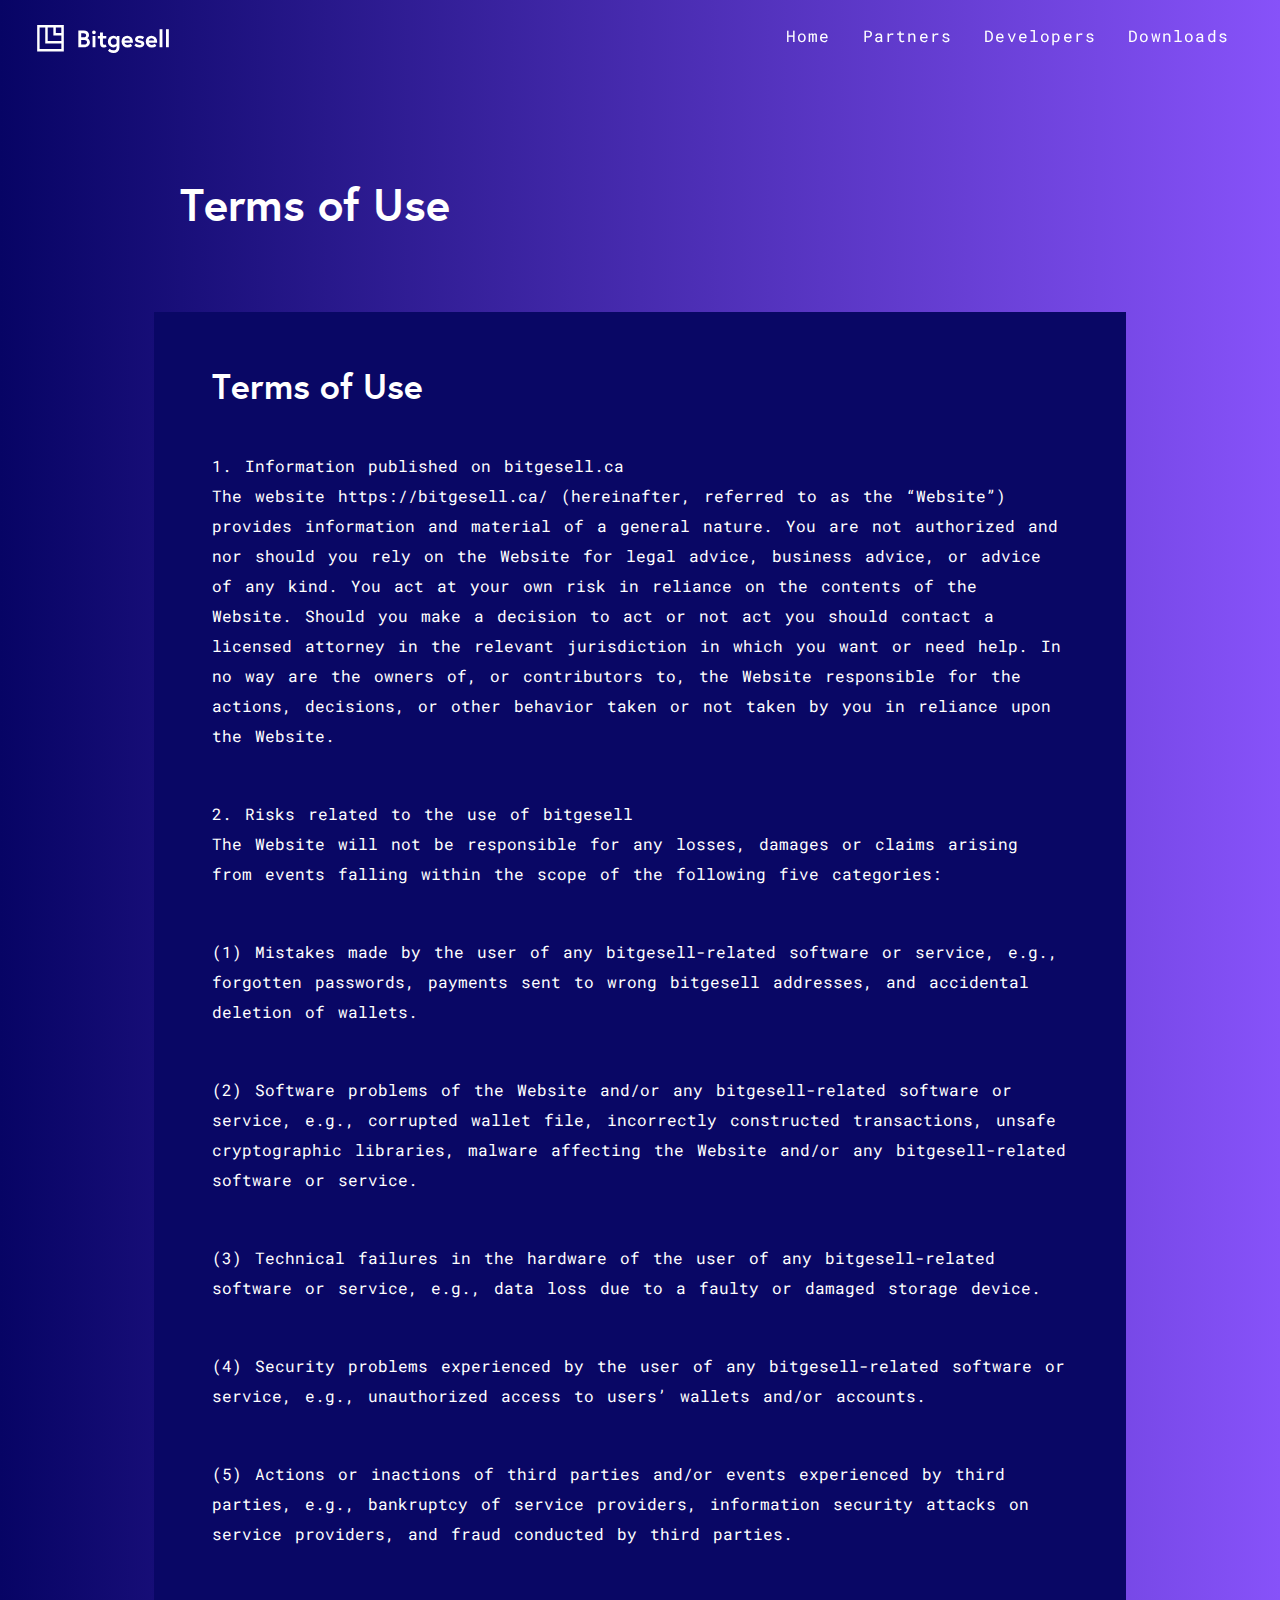
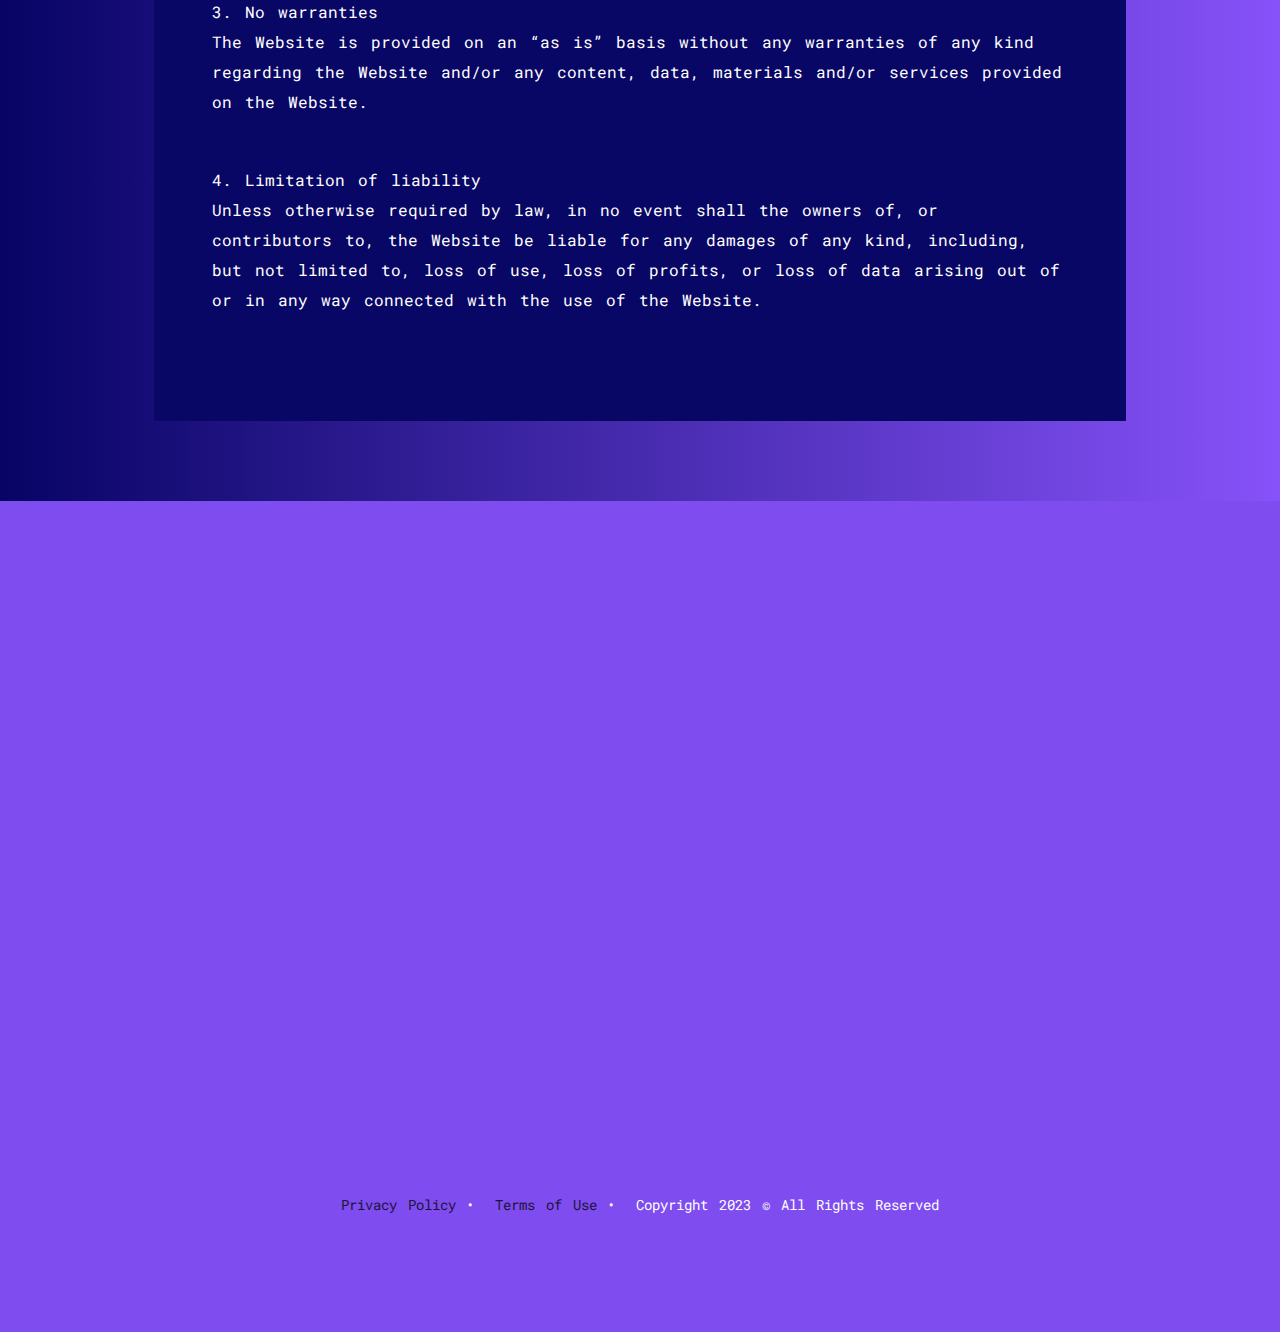
<file: terms-of-use.html>
<!DOCTYPE html>
<html lang="en">
	<head>
		<meta charset="UTF-8" />
		<meta name="viewport" content="width=device-width, initial-scale=1.0" />
		<title>Terms of use - Bitgesell</title>
		<link rel="icon" href="graphics/cropped-icondark.fw_-32x32.png" sizes="32x32" type="image/x-icon" />
		<link rel="icon" href="graphics/cropped-icondark.fw_-192x192.png" sizes="192x192" type="image/x-icon" />
		<link rel="apple-touch-icon" href="graphics/cropped-icondark.fw_-180x180.png" type="image/x-icon" />
		<link rel="stylesheet" href="lib/bootstrap-reboot.min.css" />
		<link rel="stylesheet" href="lib/bootstrap.min.css" />
		<link rel="stylesheet" href="custom.css" />
		<script src="lib/bootstrap.min.js"></script>
		<script src="app.js" defer></script>
	</head>
	<body class="bg-main-color">
		<header>
			<nav class="navbar navbar-expand-xl fixed-top navbar-dark opacity py-3">
				<div class="container-fluid mb-auto">
					<a class="navbar-brand" href="index"><img src="graphics/logo.svg " alt="Logo" /></a>
					<button class="navbar-toggler border-0 shadow-none" type="button" data-bs-toggle="collapse" data-bs-target="#navbarNav" aria-controls="navbarNav" aria-expanded="false" aria-label="Toggle navigation">
						<div class="hamburger"></div>
					</button>
					<div class="collapse navbar-collapse" id="navbarNav">
						<div class="nav-container d-flex flex-column ms-auto">
							<ul class="navbar-nav py-2 text-center">
								<li class="nav-item mx-3">
									<a class="nav-link p-0" href="index">Home</a>
								</li>
								<li class="nav-item mx-3">
									<a class="nav-link p-0" href="partners">Partners</a>
								</li>
								<li class="nav-item mx-3">
									<a class="nav-link p-0" href="developers">Developers</a>
								</li>
								<li class="nav-item mx-3">
									<a class="nav-link p-0" href="downloads" aria-current="page">Downloads</a>
								</li>
							</ul>
							<div class="nav-social hide container-sm d-flex flex-column pb-5 position-absolute start-50 bottom-0 translate-middle-x">
								<div class="d-flex justify-content-center gap-4 my-4">
									<a class="link-block d-flex justify-content-center align-items-center" href="https://www.facebook.com/Bitgesell" target="_blank"><img src="graphics/facebook-f.svg" alt="Facebook" /></a>
									<a class="link-block d-flex justify-content-center align-items-center" href="https://twitter.com/bitgesell" target="_blank"><img src="graphics/twitter.svg" alt="Twitter" /></a>
									<a class="link-block d-flex justify-content-center align-items-center" href="https://www.facebook.com/Bitgesell" target="_blank"><img src="graphics/telegram.svg" alt="Telegram" /></a>
								</div>
								<div class="d-flex justify-content-center gap-4">
									<a class="link-block d-flex justify-content-center align-items-center" href="https://bitgesell.medium.com" target="_blank"><img src="graphics/medium.svg" alt="Medium" /></a>
									<a class="link-block d-flex justify-content-center align-items-center" href="https://discord.com/invite/Ubp359vZEF" target="_blank"><img src="graphics/discord.svg" alt="Discord" /></a>
									<a class="link-block d-flex justify-content-center align-items-center" href="https://www.reddit.com/user/bitgesell/" target="_blank"><img src="graphics/reddit-alien.svg" alt="Reddit" /></a>
								</div>
							</div>
						</div>
					</div>
				</div>
			</nav>
		</header>
		<main class="w100 white-color pt-5">
			<h1 class="fw-semibold inter transition-anim">Terms of Use</h1>
			<div class="main-block opacity-anim">
				<h3 class="inter fw-semibold">Terms of Use</h3>
				<p class="mt-5">1. Information published on bitgesell.ca <br /> The website https://bitgesell.ca/ (hereinafter, referred to as the “Website”) provides information and material of a general nature. You are not authorized and nor should you rely on the Website for legal advice, business advice, or advice of any kind. You act at your own risk in reliance on the contents of the Website. Should you make a decision to act or not act you should contact a licensed attorney in the relevant jurisdiction in which you want or need help. In no way are the owners of, or contributors to, the Website responsible for the actions, decisions, or other behavior taken or not taken by you in reliance upon the Website.</p>
				<p class="mt-5">2. Risks related to the use of bitgesell <br /> The Website will not be responsible for any losses, damages or claims arising from events falling within the scope of the following five categories:</p>
				<p class="mt-5">(1) Mistakes made by the user of any bitgesell-related software or service, e.g., forgotten passwords, payments sent to wrong bitgesell addresses, and accidental deletion of wallets.</p>
				<p class="mt-5">(2) Software problems of the Website and/or any bitgesell-related software or service, e.g., corrupted wallet file, incorrectly constructed transactions, unsafe cryptographic libraries, malware affecting the Website and/or any bitgesell-related software or service.</p>
				<p class="mt-5">(3) Technical failures in the hardware of the user of any bitgesell-related software or service, e.g., data loss due to a faulty or damaged storage device.</p>
				<p class="mt-5">(4) Security problems experienced by the user of any bitgesell-related software or service, e.g., unauthorized access to users’ wallets and/or accounts.</p>
				<p class="mt-5">(5) Actions or inactions of third parties and/or events experienced by third parties, e.g., bankruptcy of service providers, information security attacks on service providers, and fraud conducted by third parties.</p>
				<p class="mt-5">3. No warranties <br /> The Website is provided on an “as is” basis without any warranties of any kind regarding the Website and/or any content, data, materials and/or services provided on the Website.</p>
				<p class="mt-5 mb-5">4. Limitation of liability <br /> Unless otherwise required by law, in no event shall the owners of, or contributors to, the Website be liable for any damages of any kind, including, but not limited to, loss of use, loss of profits, or loss of data arising out of or in any way connected with the use of the Website.</p>
			</div>
		</main>
		<footer class="w-100 white-color pt-5 pb-5">
			<div class="container-fluid py-5 text-center">
				<div class="footer-logo mx-auto transition-anim">
					<svg viewBox="0 0 72.26 72"><g><path d="M72.26,72H0V0H72.26ZM21.92,6.65H6.65v58.7h59V50.2H21.92V6.65m43.69,36.9V28.45H43.92V6.65H28.58m0,0v36.9h37m-15-36.9V21.8H65.47V6.65Z" style="fill: #fff"></path></g></svg>
				</div>
				<h2 class="title mt-5 mx-auto inter fw-semibold transition-anim"> It’s Only The Beginning </h2>
				<p class="paragraph mx-auto mt-5 transition-anim"> One of the essential functions of money is that it constitutes a means for saving and securing the fortune of people, since it guarantees immediate cash flow. Cryptocurrency is the new generation of organizational form for solving this issue. Bitgesell – Future of Bitcoin and True store of value.</p>
				<script src="https://crypto.com/price/static/widget/index.js"></script>
				<div id="crypto-widget-CoinList" data-theme="dark" data-design="modern" data-coins="bitgesell" class="mx-auto"></div>
				<div class="w-75 mx-auto d-flex justify-content-center align-items-center flex-wrap gap-4 mt-5 transition-anim">
					<a class="link-block d-flex justify-content-center align-items-center" href="https://discord.com/invite/Ubp359vZEF" target="_blank"><img src="graphics/discord.svg" alt="Discord" /></a>
					<a class="link-block d-flex justify-content-center align-items-center" href="https://twitter.com/bitgesell" target="_blank"><img src="graphics/twitter.svg" alt="Twitter" /></a>
					<a class="link-block d-flex justify-content-center align-items-center" href="https://bitcointalk.org/index.php?topic=5238559.0" target="_blank"><img src="graphics/link-solid.svg" alt="Link" /></a>
					<a class="link-block d-flex justify-content-center align-items-center" href="https://github.com/bitgesellofficial" target="_blank"><img src="graphics/link-solid.svg" alt="Link" /></a>
					<a class="link-block d-flex justify-content-center align-items-center" href="https://bitgesell.medium.com" target="_blank"><img src="graphics/medium.svg" alt="Medium" /></a>
				</div>
				<p class="footer-copyright mt-5">
					<a href="privacy-policy"><span class="copyright-link">Privacy Policy</span></a>
					<a href="terms-of-use"><span class="copyright-link">Terms of Use</span></a>
					<span>Copyright 2023 © All Rights Reserved</span>
				</p>
			</div>
		</footer>
	</body>
</html>
</file>
<file: custom.css>
@import url('https://fonts.googleapis.com/css2?family=Inter:wght@400;600;700&family=JetBrains+Mono:wght@400;600;700&family=Roboto+Mono:wght@400;500;600;700&display=swap');

@font-face {
  font-family: "Europa";
  src: url(font.woff);
}

::selection {
  background: #52ff97;
  color: #000;
}
::-moz-selection {
  background: #52ff97;
  color: #000;
}

.bg-main-color {
  background: linear-gradient(90deg, #070465, #8752f9);
}

.bg-white-color {
  background: #fff;
}

.white-color {
  color: #fff;
}

/*
ANIMATION
*/

.transition-anim {
  opacity: 0;
  transform: translateY(50%);
}

.transition-anim.active {
  transition: all 0.6s ease;
  opacity: 1;
  transform: translateY(0);
}

.opacity-anim {
  opacity: 0;
}

.opacity-anim.active {
  transition: all 0.5s ease;
  opacity: 1;
}

/*
REUSABLE
*/
body {
  font-family: 'Roboto mono';
}

.inter {
  font-family: 'Europa';
}

h1 {
  font-size: 45px;
  line-height: 54px;
  margin-top: 130px;
  margin-left: 180px;
}

h3 {
  font-size: 35px;
  line-height: 33px;
}

p {
  line-height: 30px;
  font-size: 16px;
  word-spacing: 3px;
}

.btn {
  position: relative;
  color: #fff;
  padding: 24px 76px 24px 40px;
  border: 2px #fff solid;
  border-radius: 0;
  transition: all 0.3s;
  font-weight: 700;
  z-index: 2;
}

.btn .btn-icon {
  position: absolute;
  width: 23px;
  right: 34px;
  top: 50%;
  transform: translateY(-50%);
  filter: invert(100%);
  transition: all 0.3s;
}

.btn:hover {
  border: 2px #fff solid;
  border-radius: 50px;
}

.btn:hover .btn-icon {
  transform: translate(3px, -50%);
}

.link-block {
  width: 72px;
  height: 72px;
  background-color: #6f36e7;
}

.link-block:hover img {
  transform: scale(1.3);
}

.link-block img {
  width: 23px;
  filter: invert(100);
  transition: all 0.3s linear;
}

.main-block {
  background: #090765;
  transition: all 0.3s;
  width: 76%;
  padding: 58px;
  margin: 0 auto;
}

.main-block:nth-child(2) {
  margin-top: 80px;
}

.main-block:last-child {
  margin-bottom: 80px;
}

.main-block:hover {
  background: #0b094f;
}

.flex-wrap-block {
  width: 48%;
}

.vh-200 {
  height: 200vh;
}

.top-10 {
  top: 10%;
}

.svg-block {
  height: 500px;
}

.svg {
  width: 200%;
}

.pb-500 {
  padding-bottom: 500px;
}

.pt-500 {
  padding-top: 500px;
}

/*
NAVBAR
*/

.navbar::before {
  content: '';
  position: absolute;
  opacity: 1;
  inset: 0;
  box-shadow: 0 3px 10px rgba(0, 0, 92, 0.5);
  background: linear-gradient(90deg, #00005e, #8752f9);
  transition: all 0.3s linear;
  z-index: -1;
}

.navbar::after {
  content: '';
  position: absolute;
  display: block;
  height: 100vh;
  top: 0;
  left: 0;
  right: 0;
  background: #00005e;
  transition: all 0.5s ease;
  transform: translateY(-100%);
  z-index: -1;
}

.navbar {
  transition: all 0.3s;
  letter-spacing: 1.2px;
}

.navbar .container-fluid {
  padding: 0 35px;
}

.navbar .navbar-brand img {
  width: 136px;
  height: 28px;
}

.navbar.hide:not(.navbar:has(.show)) {
  transform: translateY(-100%);
}

.navbar:has(.open) {
  height: 90vh;
}

.navbar.opacity::before {
  opacity: 0;
}

.navbar:has(.open)::after {
  transform: translateY(0);
}

.navbar:has(.close)::after {
  transform: translateY(-100%);
}

.navbar .nav-link {
  color: #fff;
  transition: all 0.2s;
  border-bottom: 1px transparent solid;
}

.navbar .nav-link:hover,
.navbar .nav-link.active {
  border-color: #fff;
}

.navbar:has(.show) .navbar-nav,
.navbar:has(.show) .nav-social {
  opacity: 1;
  transition: opacity 0.2s;
}

.navbar:has(.collapsing) .navbar-nav,
.navbar:has(.collapsing) .nav-social {
  opacity: 0;
}

.navbar .nav-social.hide {
  display: none !important;
}

.navbar .navbar-toggler {
  outline: 0;
  box-shadow: none;
}

.navbar .hamburger {
  display: inline-block;
  height: 2px;
  position: relative;
  transition: all 0.3s;
  width: 28px;
  left: 0;
  top: -6px;
  opacity: 1;
  background: #fff;
}

.navbar .hamburger::after,
.navbar .hamburger::before {
  display: inline-block;
  content: '';
  height: 2px;
  position: absolute;
  top: -10px;
  width: 28px;
  left: 0;
  background: #fff;
}

.navbar .hamburger::after {
  top: auto;
  bottom: -10px;
}

.navbar .hamburger.open {
  background: transparent;
}

.navbar .hamburger.open::after {
  animation: hamburger-after-open 0.3s ease;
  transform: rotate(-45deg) translate(5px, -9px);
}

.navbar .hamburger.open::before {
  animation: hamburger-before-open 0.3s ease;
  transform: rotate(45deg) translate(5px, 9px);
}

.navbar .hamburger.close::after {
  animation: hamburger-after-close 0.3s ease;
  transform: rotate(0) translate(0, 0);
}

.navbar .hamburger.close::before {
  animation: hamburger-before-close 0.3s ease;
  transform: rotate(0) translate(0, 0);
}

@keyframes hamburger-after-open {
  0% {
    transform: rotate(0) translate(0, 0);
  }
  80% {
    transform: rotate(-50deg) translate(5px, -9px);
  }
  100% {
    transform: rotate(-45deg) translate(5px, -9px);
  }
}

@keyframes hamburger-before-open {
  0% {
    transform: rotate(0) translate(0, 0);
  }
  80% {
    transform: rotate(50deg) translate(5px, 9px);
  }
  100% {
    transform: rotate(45deg) translate(5px, 9px);
  }
}

@keyframes hamburger-after-close {
  0% {
    transform: rotate(-45deg) translate(5px, -9px);
  }
  80% {
    transform: rotate(5deg) translate(0, 0);
  }
  100% {
    transform: rotate(0) translate(0, 0);
  }
}

@keyframes hamburger-before-close {
  0% {
    transform: rotate(45deg) translate(5px, 9px);
  }
  80% {
    transform: rotate(-5deg) translate(0, 0);
  }
  100% {
    transform: rotate(0) translate(0, 0);
  }
}

.navbar .nav-social .d-flex:first-child .link-block:first-child img {
  width: 15px;
}

/*
FOOTER
*/

footer {
  background: #7e4cef;
}

footer .title {
  font-size: 48px;
  line-height: 54px;
}

footer .paragraph {
  width: 51%;
  font-size: 18px;
  line-height: 30px;
}

footer .footer-logo {
  width: 75px;
}

footer .link-block {
  width: 80px;
  height: 80px;
}

footer .link-block img {
  width: 30px;
}

footer a {
  text-decoration: none;
  color: #1e133b;
}

footer .copyright-link {
  color: #1e133b;
}

footer .footer-copyright {
  font-size: 14px;
}

footer .footer-copyright .copyright-link::after {
  content: '•';
  color: #fff;
  padding: 0 10px;
}

footer #crypto-widget-CoinList {
  width: 50%;
  margin-top: 60px;
}

/*
INDEX
*/

.bg-linear-anim {
  background-image: linear-gradient(
    30deg,
    rgb(0, 0, 94) 12%,
    rgb(140, 85, 255) 100%
  );
}

.bg-linear-anim::after {
  content: '';
  position: sticky;
  display: block;
  height: 140px;
  bottom: 0;
  right: 0;
  left: 0;
  background-image: url(graphics/white-mask.webp);
  background-size: cover;
  background-position: bottom;
  background-repeat: no-repeat;
}

.header-main {
  height: 110vh;
}

.header-main .container-fluid {
  top: 90px;
}

.header-main .content {
  padding-left: 20px;
}

.header-main .svg-block {
  padding-top: 38px;
  padding-right: 50px;
}

.header-main .svg-block svg {
  width: 320px;
}

.header-main .title {
  font-size: 45px;
  line-height: 48px;
  font-weight: 600;
  letter-spacing: 1.5px;
  word-spacing: 3px;
  width: 430px;
  margin-top: 60px;
}

.header-main .paragraph {
  font-size: 15px;
  line-height: 27px;
  width: 80%;
}

.header-main div {
  margin-top: -8px;
}

.header-main p {
  width: 80%;
}

.header-main .small {
  font-size: 13px;
  word-spacing: 5px;
}

.banner {
  bottom: -20px;
  width: 65%;
  height: 120px;
  background-image: url(graphics/10xbg.webp);
  background-size: 400%;
  background-position: top;
  background-repeat: no-repeat;
}

.banner div {
  transform: translate(-50%, -50%);
}

.banner p {
  font-size: 12px;
  margin-top: -10px;
  margin-bottom: 0;
}

.banner p:first-child {
  margin-top: -6px;
}

.index-block {
  width: 92%;
  margin: 0 auto;
}

.index-block .title {
  font-size: 50px;
  line-height: 54px;
  font-weight: 600;
}

.index-block .paragraph {
  font-size: 16px;
  line-height: 30px;
  word-spacing: 0;
  margin-top: 36px;
}

main div:nth-child(4) .paragraph,
main div:nth-child(5) .paragraph {
  font-size: 15px;
  line-height: 27px;
  margin-top: 18px;
}

.index-block .flex-wrap-block:first-child {
  width: 30%;
}
.index-block .flex-wrap-block:last-child {
  width: 66%;
}

main div:nth-child(3) .flex-wrap-block:first-child {
  width: 40%;
}
main div:nth-child(3) .flex-wrap-block:last-child {
  width: 59%;
}

main div:nth-child(2) .content {
  padding-right: 165px;
}

main div:nth-child(3) .content {
  padding-left: 225px;
  padding-right: 0;
}

main div:nth-child(4) .content {
  padding-left: 73px;
  padding-right: 200px;
}

main div:nth-child(5) .content {
  padding-left: 235px;
  padding-right: 32px;
}

main div:nth-child(2) .svg-block svg {
  width: 400px;
  margin-top: -100px;
}

main div:nth-child(3) .svg-block svg {
  width: 550px;
  margin-left: -32px;
}

main div:nth-child(4) .svg-block svg {
  width: 365px;
  margin-left: -250px;
}

main div:nth-child(5) .svg-block svg {
  width: 440px;
  margin-left: 65px;
}

.bg-blue-color {
  background-color: #00045a;
  position: relative;
  padding-bottom: 248px;
  padding-top: 148px;
}

.bg-blue-color::after,
.bg-blue-color::before {
  content: '';
  display: block;
  position: absolute;
  width: 100%;
  height: 150px;
  background-image: url(graphics/white-mask.webp);
  background-repeat: no-repeat;
  background-size: 100%;
}

.bg-blue-color::before {
  top: 0;
  background-position: bottom;
  transform: rotate(180deg);
}

.bg-blue-color::after {
  bottom: 0;
  background-position: bottom;
}

.color-blue {
  color: #8c55ff;
  border-color: #8c55ff;
}

.btn.color-blue .btn-icon {
  filter: invert(50%) sepia(75%) saturate(5787%) hue-rotate(241deg)
    brightness(102%) contrast(101%);
}

.color-blue:hover {
  color: #8c55ff;
  border-color: #8c55ff;
}

.square {
  position: relative;
  width: 90%;
  overflow: hidden;
  background-color: #00045a;
}

.square:has(.svg-hover) {
  background-color: #f1eeff;
}
.square:has(.square-hover) {
  background-color: #ffe542;
}

.square::after {
  content: '';
  display: block;
  padding-top: 100%;
}

.svg-hover {
  transform: scale(2);
  transition: all 0.3s;
}

.hover-block:hover .svg-hover {
  transform: scale(0.5);
}

.square-hover {
  transition: all 0.3s;
}

.square-hover .content {
  opacity: 0;
  transition: all 0.3s;
}

.hover-block:hover .square-hover {
  transform: scale(0.8);
}

.hover-block:hover .square-hover .content {
  opacity: 1;
}

.svg-hover,
.square-hover {
  position: absolute;
  top: 0;
  left: 0;
  width: 100%;
  height: 100%;
}

.hover-block-position {
  top: 0;
}

#gold-left-wrap,
#gold-right-wrap {
  animation-play-state: running;
  transform-origin: center center;
  animation-duration: 7.5s;
  animation-iteration-count: infinite;
  animation-direction: alternate;
  animation-timing-function: cubic-bezier(0.68, 0.02, 0.42, 1);
}
#gold-left-wrap {
  animation-name: gold-left;
}
#gold-right-wrap {
  animation-name: gold-right;
}

@keyframes gold-left {
  0% {
    -webkit-transform: translateY(-8%) rotate(-2deg) translateX(-4%);
    transform: translateY(-8%) rotate(-2deg) translateX(-4%);
  }
  50% {
    -webkit-transform: translateY(48%) rotate(14deg) translateX(15%);
    transform: translateY(48%) rotate(14deg) translateX(15%);
  }
  100% {
    -webkit-transform: translateY(-8%) rotate(-2deg) translateX(-4%);
    transform: translateY(-8%) rotate(-2deg) translateX(-4%);
  }
}

@keyframes gold-right {
  0% {
    -webkit-transform: translateY(36%) rotate(-18deg) translateX(2%);
    transform: translateY(36%) rotate(-18deg) translateX(2%);
  }
  50% {
    -webkit-transform: translateY(-19%) rotate(-6deg) translateX(10%);
    transform: translateY(-19%) rotate(-6deg) translateX(10%);
  }
  100% {
    -webkit-transform: translateY(36%) rotate(-18deg) translateX(2%);
    transform: translateY(36%) rotate(-18deg) translateX(2%);
  }
}

/*
DEVELOPERS
*/

.main-block li {
  position: relative;
  list-style: none;
  padding-left: 15px;
}

.main-block li::before {
  content: '━';
  position: absolute;
  left: -15px;
}

.code {
  font-family: 'JetBrains Mono';
  color: #52ff94;
}

/*
PARTNERS
*/

.partner-block {
  margin: 75px 170px;
}

.partner-col:first-child {
  padding-right: 60px;
}

.partner-col:last-child {
  padding-left: 50px;
}

.partner-link {
  position: relative;
  color: #ffe542;
  text-decoration: none;
  background-image: linear-gradient(135deg, #ffe542 50%, #000856 50%);
  background-size: 230%;
  background-position: 100%;
  transition: all 0.3s cubic-bezier(0.9, 0, 0.74, 0.31);
}

.partner-link:hover {
  color: #000856;
  background-position: 0;
}

.partner-link::after {
  content: '';
  position: absolute;
  background: url(../assets/arrow-right-solid.svg) no-repeat;
  filter: invert(100%);
  display: block;
  height: 20px;
  width: 30px;
  top: 50%;
  right: -32px;
  opacity: 0;
  transform: translateY(-50%);
  transition: all 0.3s linear;
}

.partner-link:hover::after {
  right: -38px;
  opacity: 1;
}

/*
DOWNLOAD 
*/

.download-block {
  padding: 0 183px;
}

.download-block:nth-child(odd) {
  background: linear-gradient(90deg, #1e137f, #7246e0);
}

.download-block:hover {
  background: #380993;
  transition: all 0.5s;
}

@media screen and (max-width: 1200px) {
  h1 {
    margin-top: 85px;
    margin-left: 30px;
  }

  h3 {
    font-size: 30px;
  }

  p {
    font-size: 13px;
    line-height: 24px;
  }

  .main-block {
    width: 100%;
    padding: 58px 30px;
  }

  .main-block:last-child {
    margin-bottom: 0;
  }

  /*
  NAVBAR
  */

  .navbar {
    font-size: 35px;
    font-weight: 700;
    font-family: 'Inter';
  }

  .navbar .nav-social.hide {
    display: block !important;
  }
  .navbar .nav-container {
    margin-left: none;
    margin-top: 35px;
  }

  .navbar .navbar-nav {
    align-items: center;
  }

  .navbar .nav-item {
    font-size: 30px;
    margin-top: 10px;
    margin-bottom: 10px;
  }

  /*
  FOOTER
  */

  footer .title {
    width: 100%;
  }

  footer .paragraph {
    width: 92%;
  }

  footer #crypto-widget-CoinList {
    width: 80%;
  }

  /*
  INDEX
  */

  .header-main .content {
    padding-left: 0;
  }

  .header-main .title {
    font-size: 34px;
    line-height: 42px;
    letter-spacing: 1.5px;
    word-spacing: normal;
    width: 100%;
  }

  .header-main .paragraph {
    font-size: 14px;
    line-height: 24px;
    width: 100%;
  }

  .header-main .svg-block {
    padding-left: 48px;
  }

  .header-main .small {
    width: 100%;
  }

  .index-block .title {
    font-size: 43px;
    line-height: 54px;
  }

  .index-block .paragraph {
    font-size: 15px;
    line-height: 27px;
  }

  main div:nth-child(4) .paragraph,
  main div:nth-child(5) .paragraph {
    font-size: 14px;
    line-height: 24px;
  }

  main div:nth-child(2) .content {
    padding-right: 50px;
  }

  main div:nth-child(3) .content {
    padding-left: 0;
    padding-right: 0;
  }

  main div:nth-child(4) .content {
    padding-left: 0;
    padding-right: 55px;
  }

  main div:nth-child(5) .content {
    padding-left: 50px;
    padding-right: 0;
  }

  main div:nth-child(2) .svg-block svg {
    width: 100%;
    margin-top: 0;
    margin-right: 25px;
  }

  main div:nth-child(3) .svg-block svg {
    width: 90%;
    padding-left: 10px;
  }

  main div:nth-child(4) .svg-block svg {
    width: 110%;
    margin-left: -30px;
  }

  main div:nth-child(5) .svg-block svg {
    width: 112%;
    margin-left: -10px;
  }

  main div:nth-child(4) .content .flex-wrap-block:last-child,
  main div:nth-child(5) .content .flex-wrap-block:last-child {
    width: 49%;
  }

  /*
  PARTNER
  */

  .partner-block {
    margin: 75px 30px;
  }

  .partner-link {
    font-size: 14px;
  }

  .partner-col:first-child,
  .partner-col:last-child {
    padding-right: 0px;
    padding-left: 0px;
  }

  /*
  DOWNLOAD
  */
  .download-block {
    padding: 0 30px;
  }
}

@media screen and (max-width: 720px) {
  h1 {
    font-size: 42px;
    line-height: 1em;
    margin-left: 5%;
  }

  p {
    font-size: 15px;
    line-height: 27px;
  }

  .flex-wrap-block {
    width: 100% !important;
  }

  /*
  NAVBAR 
  */

  .navbar .container-fluid {
    padding: 0 20px;
  }

  /*
  INDEX
  */
  .bg-linear-anim {
    padding-bottom: 200px;
  }

  .bg-blue-color {
    padding: 100px 0;
  }

  .header-main {
    padding-top: 75px;
  }

  .header-main .content {
    margin-top: 18px;
    padding: 0 105px;
  }

  .header-main .svg-block {
    padding-top: 0;
    padding-right: 0;
  }

  .header-main .svg-block svg {
    width: 250px;
  }

  .header-main .title {
    font-size: 43px;
    line-height: 45px;
    width: 100%;
    margin-top: 0;
  }

  .header-main .paragraph {
    line-height: 24px;
    word-spacing: -1px;
  }

  .index-block .title {
    font-size: 40px;
    line-height: 42px;
    font-weight: 600;
  }

  .index-block .paragraph {
    line-height: 27px;
    word-spacing: normal;
  }

  .index-block .svg-block {
    margin: 30px 0;
  }

  .index-block .flex-wrap-block {
    width: 100%;
  }

  main div .index-block .content {
    padding: 0;
  }

  main div .index-block .svg-block svg {
    width: 400px;
    margin-top: 0;
  }

  main div:nth-child(3) .svg-block svg {
    width: 390px;
    padding-left: 0;
    margin-left: -60px;
    margin-bottom: 100px;
  }

  main div:nth-child(4) .svg-block svg {
    width: 252px;
    margin-left: 0;
    margin-top: 0;
  }

  main div:nth-child(5) .svg-block {
    display: flex;
    justify-content: center;
    margin-left: 0;
  }

  main div:nth-child(4) .content .flex-wrap-block:first-child .inter,
  main div:nth-child(5) .content .flex-wrap-block:first-child .inter {
    margin-bottom: -10px;
  }

  .banner {
    bottom: 0px;
  }

  .banner p:first-child {
    margin-top: -20px;
  }

  .banner div {
    margin-top: 12px;
  }

  .banner p {
    margin-top: -5px;
  }

  .bg-linear-anim::after {
    position: absolute;
  }

  .svg-block {
    justify-content: center !important;
  }

  .square {
    width: 90%;
  }

  .vh-200 {
    height: auto;
  }
  .pt-500 {
    padding-top: 650px;
  }

  .svg-block {
    height: 300px;
  }

  .hover-block-position {
    top: 300px;
  }

  .banner {
    width: 100%;
    height: 80px;
  }

  /*
  FOOTER
  */

  footer .container-fluid[data-index='true'] {
    padding-top: 242px !important;
  }
}

@media screen and (max-width: 560px) {
  /*
  FOOTER
  */

  footer .title {
    font-size: 42px;
    line-height: 42px;
  }

  footer .paragraph {
    width: 90%;
    font-size: 15px;
    line-height: 27px;
  }

  footer #crypto-widget-CoinList {
    width: 100%;
  }

  /*
  INDEX
  */

  .bg-linear-anim {
    padding-bottom: 300px;
  }

  .header-main .title {
    font-size: 33px;
    line-height: 45px;
  }

  .header-main .content {
    padding: 0 10px;
  }

  .header-main .svg-block {
    margin-top: 5%;
    padding-left: 6%;
  }

  .header-main .svg-block svg {
    width: 300px;
  }

  main div:nth-child(3) .svg-block svg {
    width: 350px;
    margin-right: -30px;
  }

  .index-block {
    padding: 0 5px;
  }

  .index-block .paragraph {
    font-size: 13px;
    line-height: 21px;
    margin-top: 23px;
  }

  /*
  PARTNE
  */

  .partner-link {
    font-size: 10px;
  }
}
</file>
